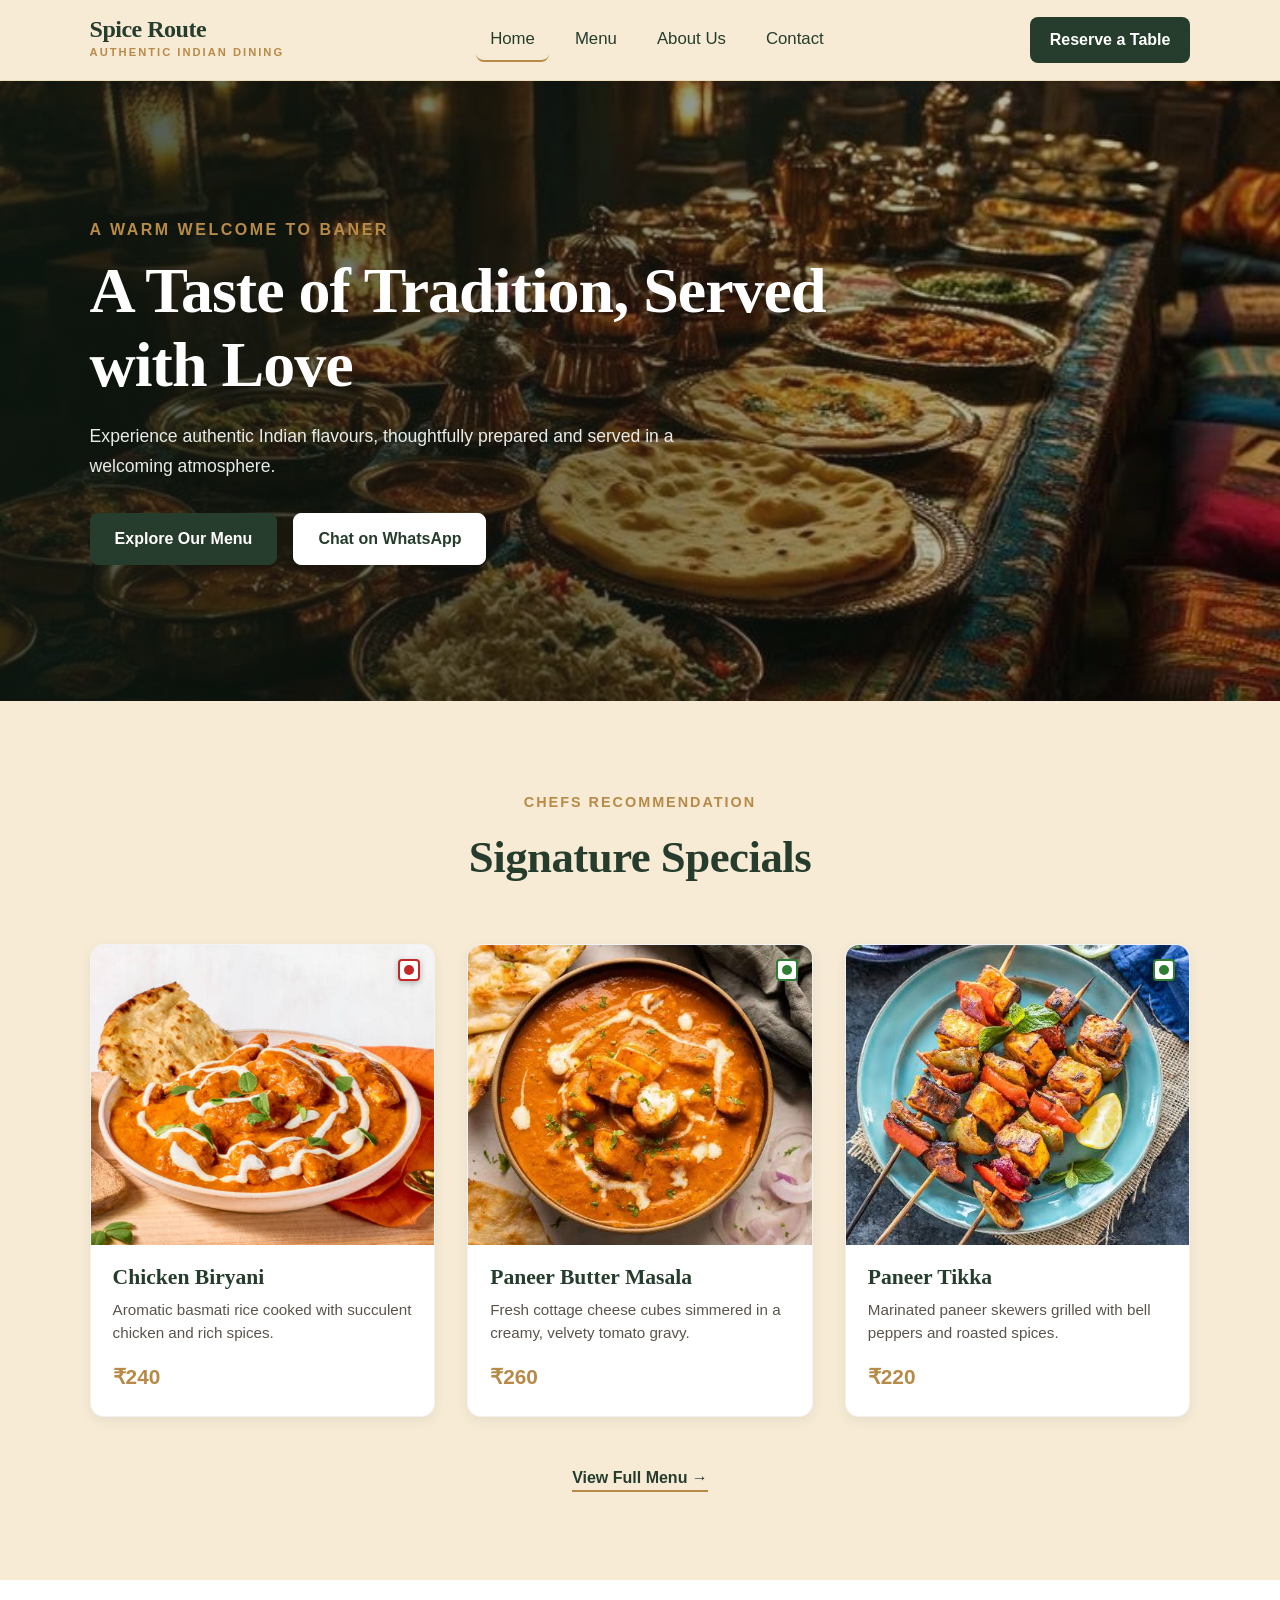
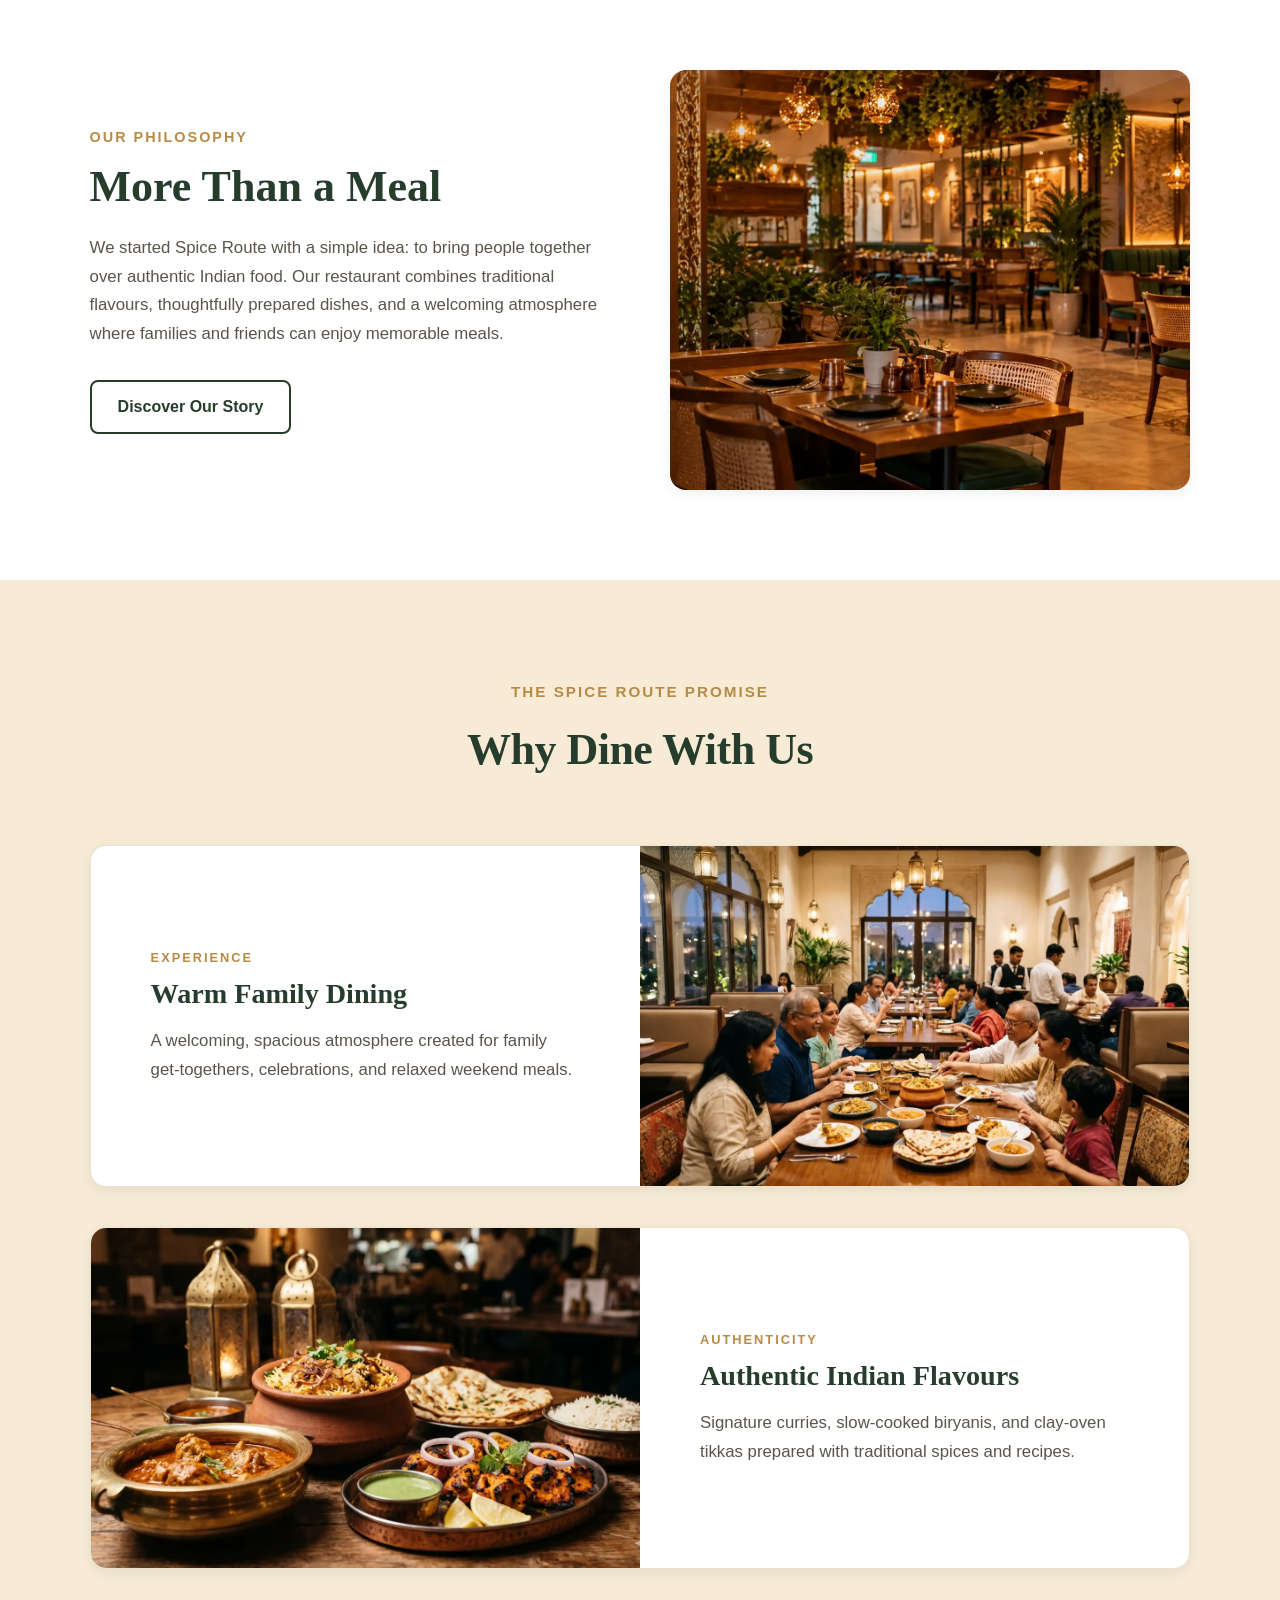
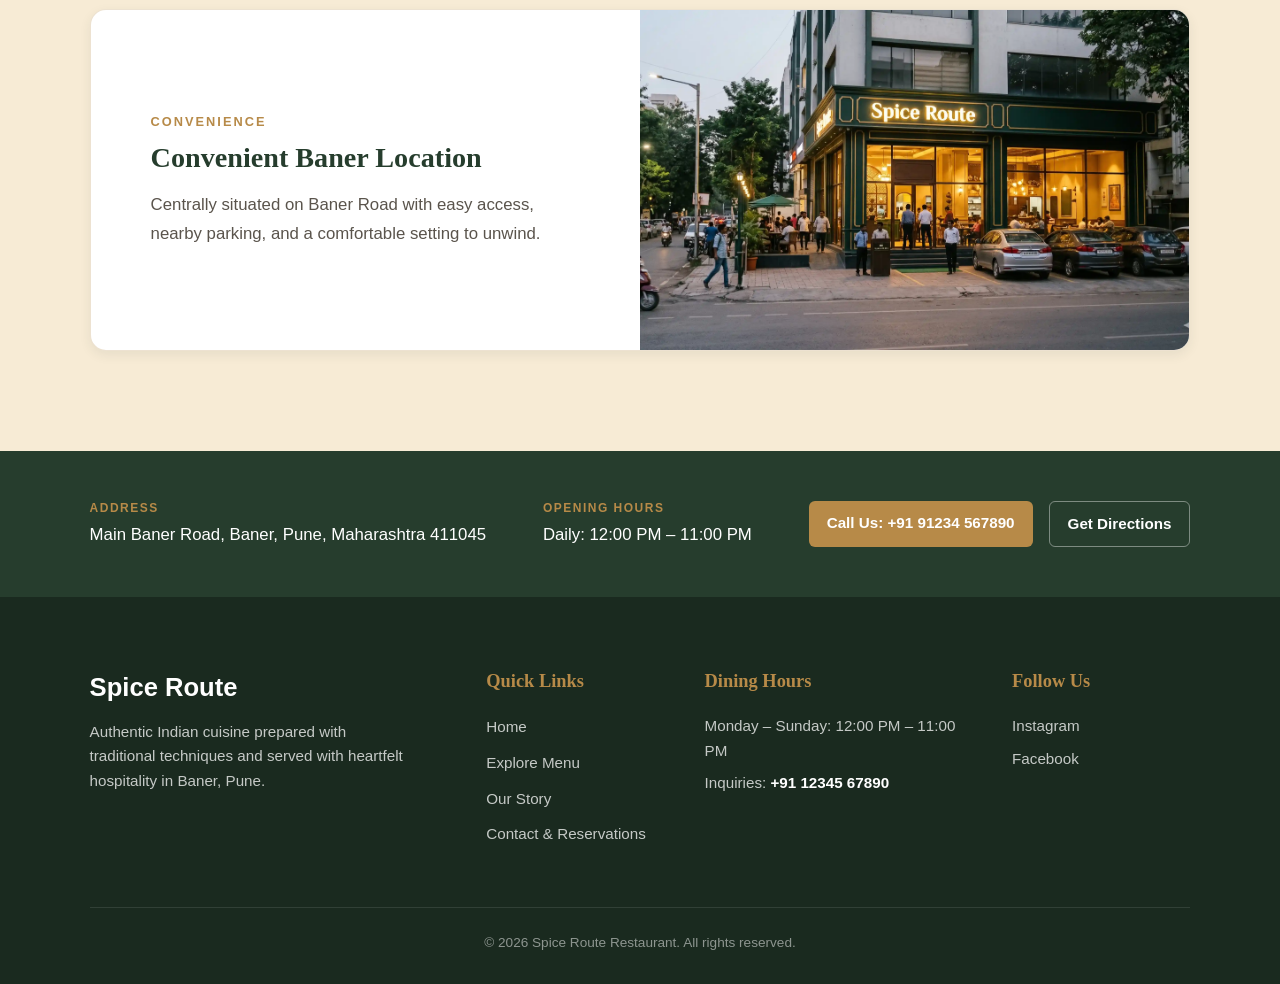
<file: index.html>
<!DOCTYPE html>
<html lang="en">
<head>
    <meta charset="UTF-8">
    <meta http-equiv="refresh" content="0; url=html/index.html">
    <title>Spice Route Restaurant</title>
</head>
<body>
    <p>Redirecting to <a href="html/index.html">Spice Route Restaurant</a>...</p>
</body>
</html>
</file>
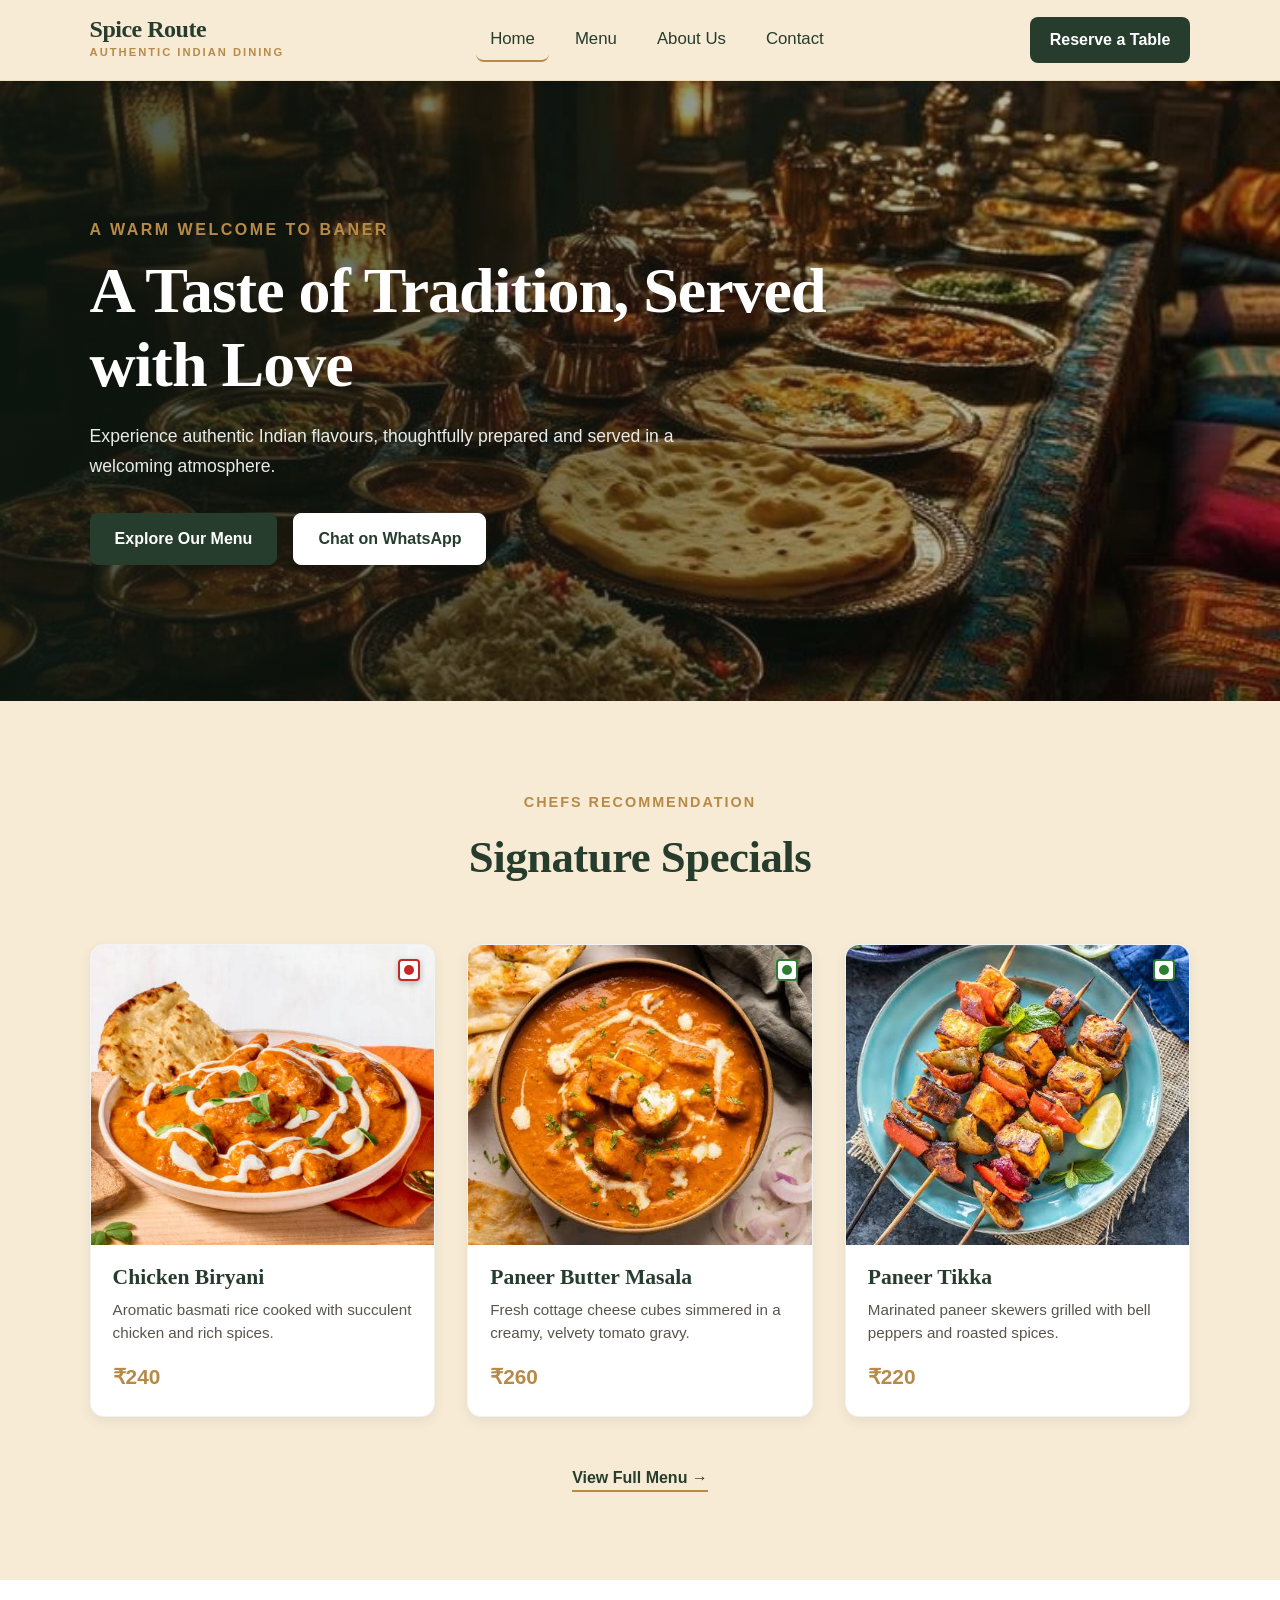
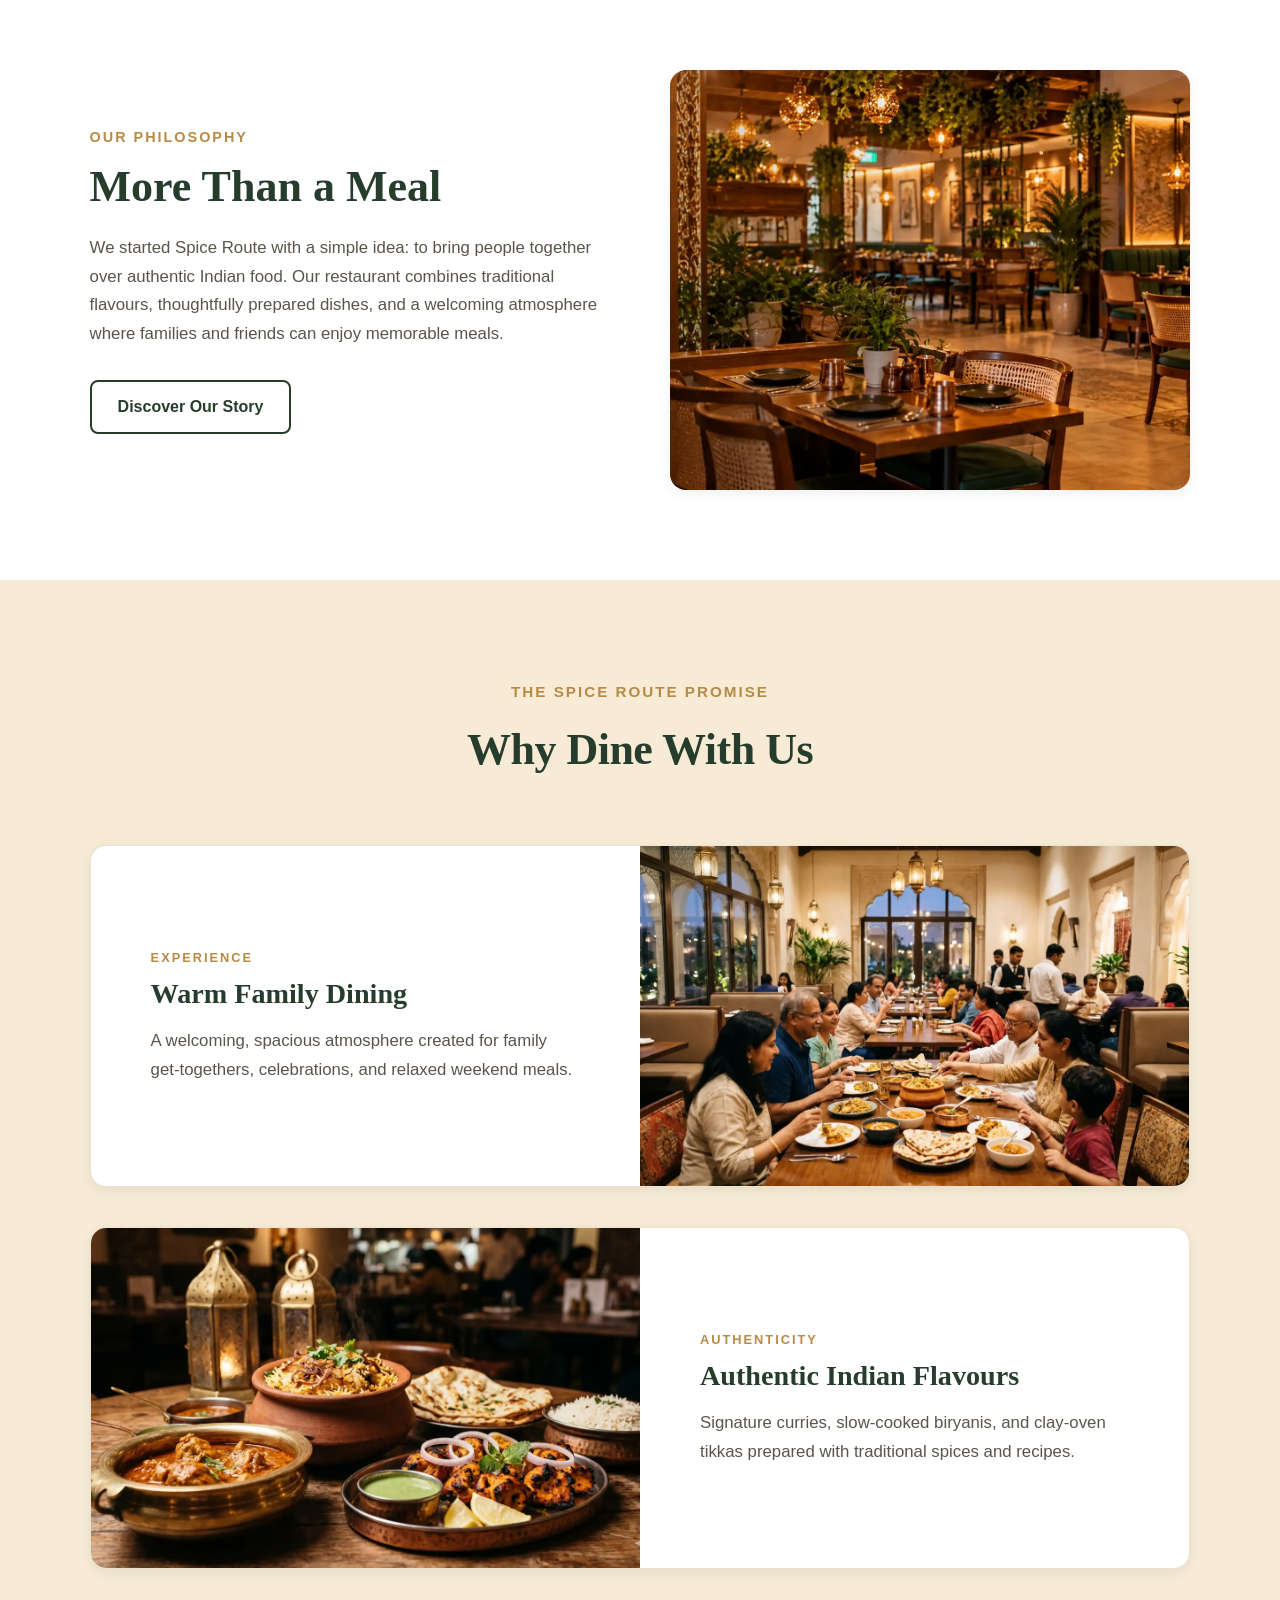
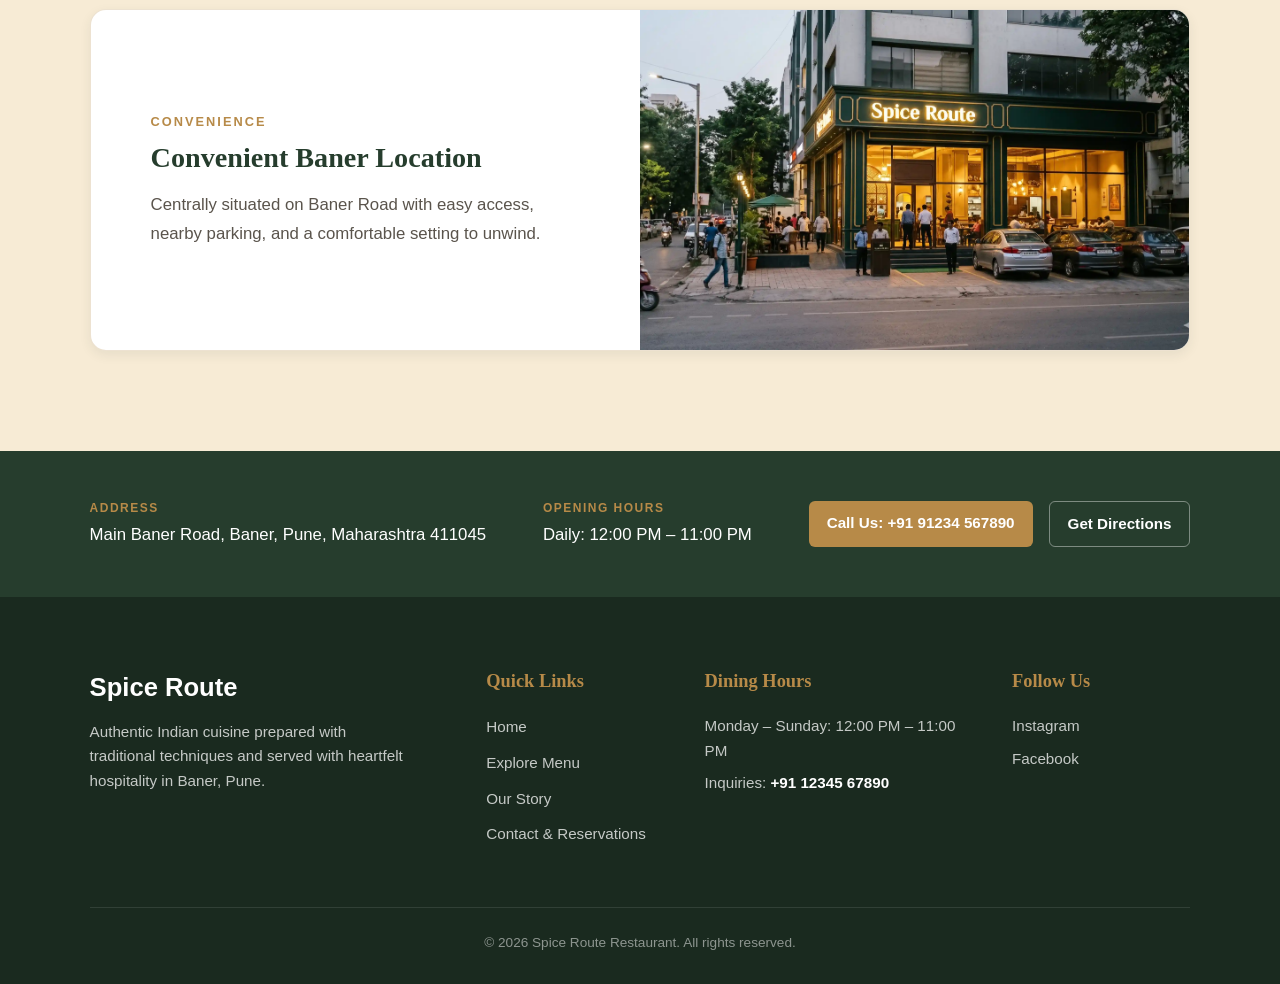
<file: html/index.html>
<!DOCTYPE html>
<html lang="en">

<head>
    <meta charset="UTF-8">
    <meta name="viewport" content="width=device-width, initial-scale=1.0">
    <title>Spice Route Restaurant | Home</title>
    <!-- 1. Base styles & theme variables -->
    <link rel="stylesheet" href="../CSS/style.css">
    <!-- 2. Responsive overrides & media queries -->
    <link rel="stylesheet" href="../CSS/responsive.css">
</head>

<body>
    <!-- ==========================================================
         TOP BAR / HEADER
         ========================================================== -->
    <header id="top-bar">
        <div class="logo">
            <a href="index.html" class="logo-link">
                <strong>Spice Route</strong>
                <span>AUTHENTIC INDIAN DINING</span>
            </a>
        </div>
        <nav class="navbar" aria-label="Main navigation">
            <ul class="navlinks">
                <li><a href="index.html" class="active" aria-current="page">Home</a></li>
                <li><a href="menu.html">Menu</a></li>
                <li><a href="about.html">About Us</a></li>
                <li><a href="reservation.html">Contact</a></li>
            </ul>
        </nav>
        <div class="btn">
            <a href="reservation.html" class="table-book-btn">Reserve a Table</a>
        </div>
    </header>

    <main id="container">
        <!-- ==========================================================
             SECTION 1: HERO
             ========================================================== -->
        <section id="hero">
            <span class="tagline">A WARM WELCOME TO BANER</span>
            <h1 class="hero-title">A Taste of Tradition, Served with Love</h1>
            <p class="hero-des">
                Experience authentic Indian flavours, thoughtfully prepared and served in a welcoming atmosphere.
            </p>
            <div class="h-btn">
                <a href="menu.html" class="explore-menu-btn">Explore Our Menu</a>
                <a href="https://wa.me/911234567890?text=Hi%20Spice%20Route%2C%20I%20have%20an%20inquiry%20regarding%20dining%20and%20table%20availability."
                    class="whatsapp-btn" target="_blank" rel="noopener noreferrer"
                    aria-label="Chat with Spice Route on WhatsApp">
                    Chat on WhatsApp
                </a>
            </div>
        </section>

        <!-- ==========================================================
             SECTION 2: SIGNATURE SPECIALS
             ========================================================== -->
        <section id="special-dish">
            <div class="special-dish-header">
                <span class="special-dish-tagline">CHEFS RECOMMENDATION</span>
                <h2 class="special-dish-title">Signature Specials</h2>
            </div>

            <div class="special-dish-grid">
                <!-- Dish 1: Chicken Biryani -->
                <div class="dish-card">
                    <span class="diet-badge non-veg" aria-label="Non-Vegetarian">
                        <span class="diet-dot">Non-Veg</span>
                    </span>
                    <img src="../img/chiken-biryani.jpg" alt="Aromatic Chicken Biryani" class="dish-img" loading="lazy">
                    <h3 class="dish-title">Chicken Biryani</h3>
                    <p class="dish-des">Aromatic basmati rice cooked with succulent chicken and rich spices.</p>
                    <span class="price">₹240</span>
                </div>

                <!-- Dish 2: Paneer Butter Masala -->
                <div class="dish-card">
                    <span class="diet-badge veg" aria-label="Vegetarian">
                        <span class="diet-dot">Veg</span>
                    </span>
                    <img src="../img/paneer-masala.jpg" alt="Creamy Paneer Butter Masala" class="dish-img"
                        loading="lazy">
                    <h3 class="dish-title">Paneer Butter Masala</h3>
                    <p class="dish-des">Fresh cottage cheese cubes simmered in a creamy, velvety tomato gravy.</p>
                    <span class="price">₹260</span>
                </div>

                <!-- Dish 3: Paneer Tikka -->
                <div class="dish-card">
                    <span class="diet-badge veg" aria-label="Vegetarian">
                        <span class="diet-dot">Veg</span>
                    </span>
                    <img src="../img/paneer-tikka.jpg" alt="Smoky Tandoori Paneer Tikka" class="dish-img"
                        loading="lazy">
                    <h3 class="dish-title">Paneer Tikka</h3>
                    <p class="dish-des">Marinated paneer skewers grilled with bell peppers and roasted spices.</p>
                    <span class="price">₹220</span>
                </div>
            </div>

            <div class="specials-footer-cta">
                <a href="menu.html" class="view-full-menu-link">View Full Menu &rarr;</a>
            </div>
        </section>

        <!-- ==========================================================
             SECTION 3: ABOUT TEASER
             ========================================================== -->
        <section id="home-about">
            <div class="about-container">
                <div class="about-content">
                    <span class="about-eyebrow">OUR PHILOSOPHY</span>
                    <h2 class="intro-title">More Than a Meal</h2>
                    <p class="short-intro">
                        We started Spice Route with a simple idea: to bring people together over
                        authentic Indian food. Our restaurant combines traditional flavours, thoughtfully prepared
                        dishes, and a welcoming atmosphere where families and friends can enjoy memorable meals.
                    </p>
                    <a href="about.html" class="discover-story-btn">Discover Our Story</a>
                </div>
                <div class="about-media">
                    <figure class="about-img-frame">
                        <img src="../img/Restaurant-Interior.webp"
                            alt="Warm and welcoming dining interior of Spice Route Restaurant in Baner"
                            class="about-img" loading="lazy">
                    </figure>
                </div>
            </div>
        </section>

        <!-- ==========================================================
             SECTION 4: WHY DINE WITH US
             ========================================================== -->
        <section id="dine-together">
    <div class="dine-container">
        <div class="dine-header">
            <span class="dine-tagline">THE SPICE ROUTE PROMISE</span>
            <h2 class="dine-title">Why Dine With Us</h2>
        </div>

        <div class="dine-grid">
            <!-- Row 1: Text Left, Photo Right -->
            <article class="dine-card">
                <div class="dine-card-body">
                    <span class="dine-card-eyebrow">EXPERIENCE</span>
                    <h3 class="dine-card-title">Warm Family Dining</h3>
                    <p class="dine-card-des">
                        A welcoming, spacious atmosphere created for family get-togethers, celebrations, and relaxed weekend meals.
                    </p>
                </div>
                <div class="dine-img-wrap">
                    <img src="../img/dine-table.webp" alt="Warm Family Dining at Spice Route" class="dine-img" loading="lazy">
                </div>
            </article>

            <!-- Row 2: Photo Left, Text Right -->
            <article class="dine-card">
                <div class="dine-card-body">
                    <span class="dine-card-eyebrow">AUTHENTICITY</span>
                    <h3 class="dine-card-title">Authentic Indian Flavours</h3>
                    <p class="dine-card-des">
                        Signature curries, slow-cooked biryanis, and clay-oven tikkas prepared with traditional spices and recipes.
                    </p>
                </div>
                <div class="dine-img-wrap">
                    <img src="../img/close-food.webp" alt="Authentic Indian Flavours at Spice Route" class="dine-img" loading="lazy">
                </div>
            </article>

            <!-- Row 3: Text Left, Photo Right -->
            <article class="dine-card">
                <div class="dine-card-body">
                    <span class="dine-card-eyebrow">CONVENIENCE</span>
                    <h3 class="dine-card-title">Convenient Baner Location</h3>
                    <p class="dine-card-des">
                        Centrally situated on Baner Road with easy access, nearby parking, and a comfortable setting to unwind.
                    </p>
                </div>
                <div class="dine-img-wrap">
                    <img src="../img/location.webp" alt="Convenient Baner Location of Spice Route" class="dine-img" loading="lazy">
                </div>
            </article>
        </div>
    </div>
</section>

        <!-- ==========================================================
             SECTION 5: CUSTOMER REVIEWS (Hidden during development)
             ========================================================== -->
        <section id="customer-reviews" class="is-hidden" aria-hidden="true">
            <div class="reviews-container">
                <div class="reviews-header">
                    <span class="reviews-tagline">GUEST EXPERIENCES</span>
                    <h2 class="reviews-title">What Our Guests Say</h2>
                </div>
                <div class="review-grid">
                    <article class="review-card">
                        <div class="review-rating">★★★★★</div>
                        <blockquote class="review-quotes">"Placeholder review text pending client authorization."
                        </blockquote>
                        <cite class="customer-name">— Guest Name</cite>
                    </article>
                    <article class="review-card">
                        <div class="review-rating">★★★★★</div>
                        <blockquote class="review-quotes">"Placeholder review text pending client authorization."
                        </blockquote>
                        <cite class="customer-name">— Guest Name</cite>
                    </article>
                    <article class="review-card">
                        <div class="review-rating">★★★★★</div>
                        <blockquote class="review-quotes">"Placeholder review text pending client authorization."
                        </blockquote>
                        <cite class="customer-name">— Guest Name</cite>
                    </article>
                </div>
            </div>
        </section>

        <!-- ==========================================================
             SECTION 6: VISIT US (Location & Quick Touch Strip)
             ========================================================== -->
        <section id="visit-us" class="visit-us">
            <div class="visit-container">
                <div class="visit-item">
                    <span class="visit-label">ADDRESS</span>
                    <address class="address">Main Baner Road, Baner, Pune, Maharashtra 411045</address>
                </div>

                <div class="visit-item">
                    <span class="visit-label">OPENING HOURS</span>
                    <time class="hours" datetime="12:00-23:00">Daily: 12:00 PM – 11:00 PM</time>
                </div>

                <div class="visit-actions">
                    <a href="tel:+911234567890" class="visit-btn call-btn">
                        Call Us: +91 91234 567890
                    </a>
                    <a href="https://maps.google.com/?q=Baner+Pune" target="_blank" rel="noopener noreferrer"
                        class="visit-btn maps-btn">
                        Get Directions
                    </a>
                </div>
            </div>
        </section>
    </main>

    <!-- ==========================================================
         SECTION 7: FOOTER
         ========================================================== -->
    <footer id="site-footer">
        <div class="footer-container">
            <!-- Brand Column -->
            <div class="footer-col brand-col">
                <strong class="footer-logo">Spice Route</strong>
                <p class="brand-line">
                    Authentic Indian cuisine prepared with traditional techniques and served with heartfelt hospitality
                    in Baner, Pune.
                </p>
            </div>

            <!-- Quick Links -->
            <div class="footer-col links-col">
                <h3 class="footer-heading">Quick Links</h3>
                <nav class="footer-nav" aria-label="Footer navigation">
                    <ul class="footer-links">
                        <li><a href="index.html">Home</a></li>
                        <li><a href="menu.html">Explore Menu</a></li>
                        <li><a href="about.html">Our Story</a></li>
                        <li><a href="reservation.html">Contact & Reservations</a></li>
                    </ul>
                </nav>
            </div>

            <!-- Contact & Hours -->
            <div class="footer-col contact-col">
                <h3 class="footer-heading">Dining Hours</h3>
                <p>Monday – Sunday: 12:00 PM – 11:00 PM</p>
                <p class="footer-phone">Inquiries: <a href="tel:+911234567890">+91 12345 67890</a></p>
            </div>

            <!-- Social Links -->
            <div class="footer-col social-col">
                <h3 class="footer-heading">Follow Us</h3>
                <div class="social-links">
                    <a href="#" aria-label="Instagram" class="social-link">Instagram</a>
                    <a href="#" aria-label="Facebook" class="social-link">Facebook</a>
                </div>
            </div>
        </div>

        <div class="footer-bottom">
            <p class="copyright">© 2026 Spice Route Restaurant. All rights reserved.</p>
        </div>
    </footer>
</body>

</html>
</file>
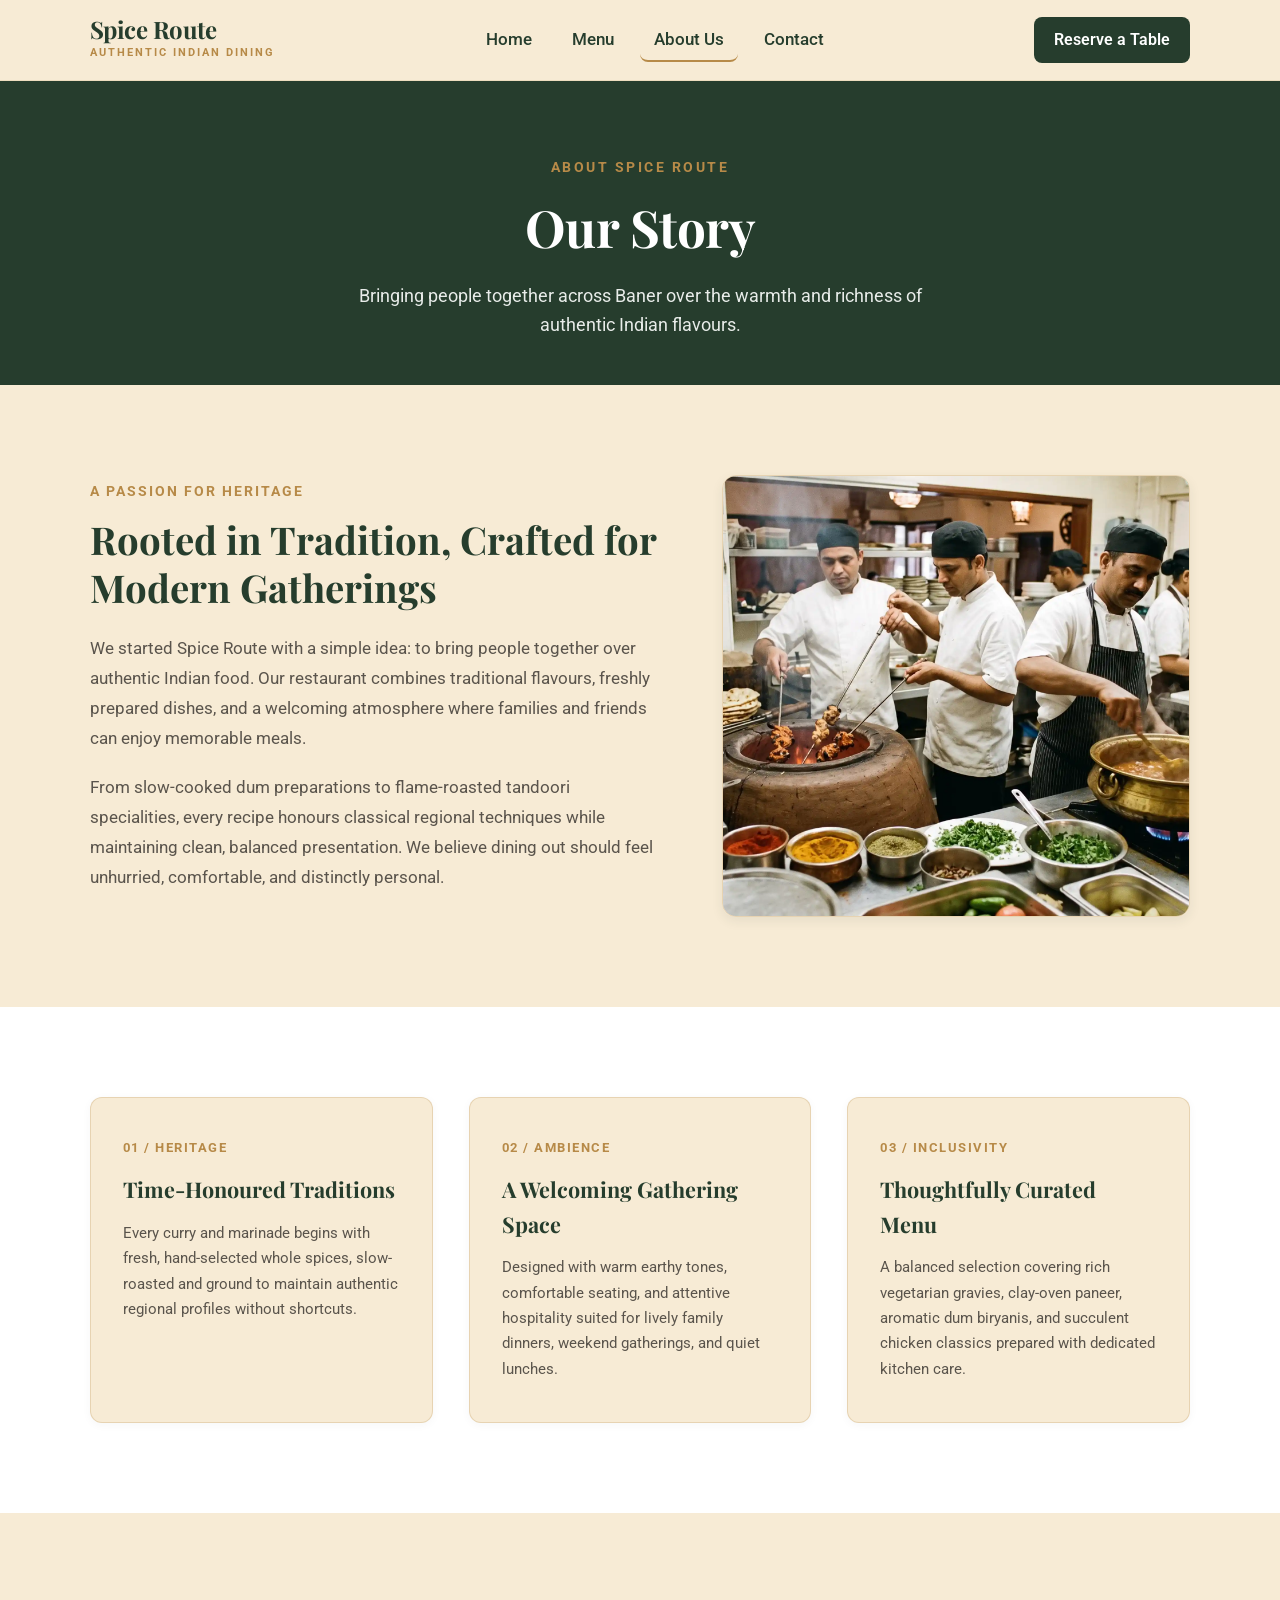
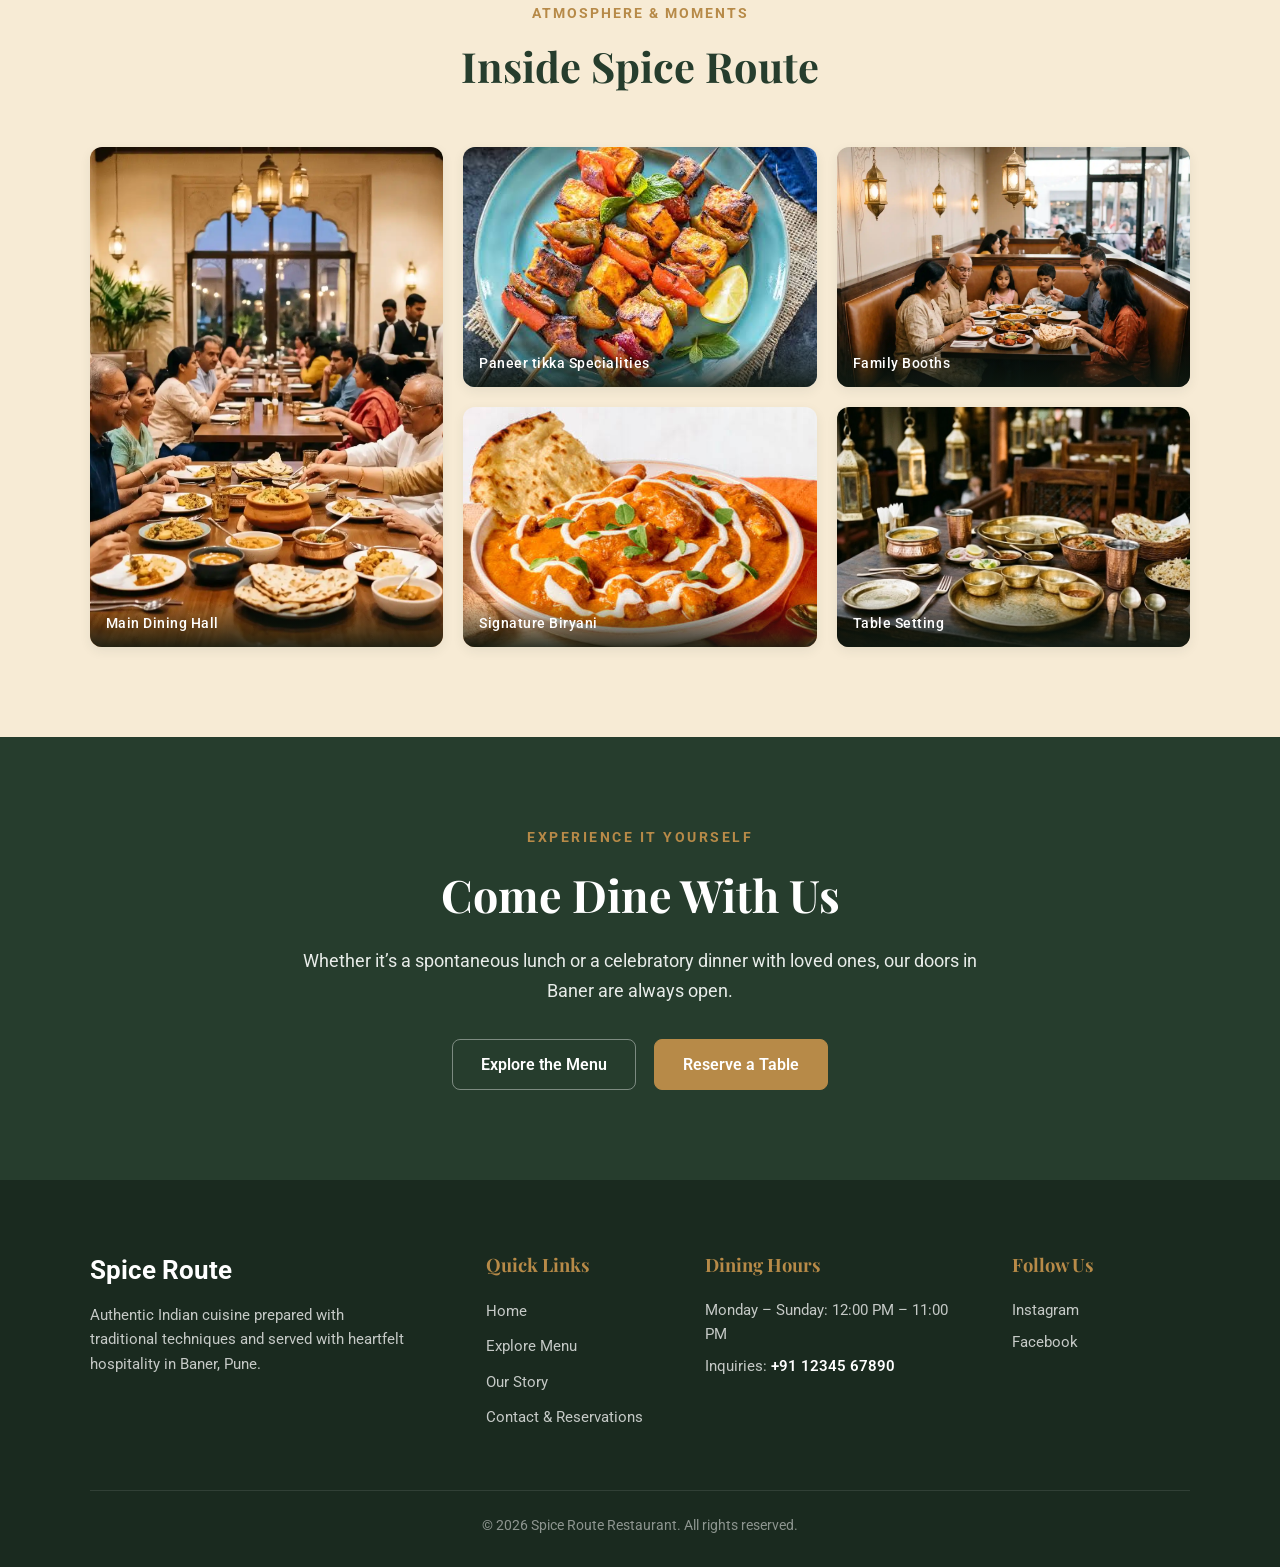
<file: html/about.html>
<!DOCTYPE html>
<html lang="en">

<head>
    <meta charset="UTF-8">
    <meta name="viewport" content="width=device-width, initial-scale=1.0">
    <title>Spice Route Restaurant | About Us</title>
    <!-- Fonts -->
    <link rel="preconnect" href="https://fonts.googleapis.com">
    <link rel="preconnect" href="https://fonts.gstatic.com" crossorigin>
    <link href="https://fonts.googleapis.com/css2?family=Playfair+Display:wght@600;700&family=Roboto:wght@400;500;700&display=swap" rel="stylesheet">
    
    <!-- Stylesheets -->
    <link rel="stylesheet" href="../CSS/style.css">
    <link rel="stylesheet" href="../CSS/responsive.css">
</head>

<body>
    <!-- Shared Header -->
    <header id="top-bar">
        <div class="logo">
            <a href="index.html" class="logo-link">
                <strong>Spice Route</strong>
                <span>AUTHENTIC INDIAN DINING</span>
            </a>
        </div>
        <nav class="navbar" aria-label="Main navigation">
            <ul class="navlinks">
                <li><a href="index.html">Home</a></li>
                <li><a href="menu.html">Menu</a></li>
                <li><a href="about.html" class="active" aria-current="page">About Us</a></li>
                <li><a href="reservation.html">Contact</a></li>
            </ul>
        </nav>
        <div class="btn">
            <a href="reservation.html" class="table-book-btn">Reserve a Table</a>
        </div>
    </header>

    <main class="about-page-container">
        <!-- Section 1: Page Introduction -->
        <section id="a-hero">
            <span class="a-tagline">ABOUT SPICE ROUTE</span>
            <h1 class="a-title">Our Story</h1>
            <p class="a-des">Bringing people together across Baner over the warmth and richness of authentic Indian flavours.</p>
        </section>

        <!-- Section 2: Two-Column Editorial Story -->
        <section id="a-story">
            <div class="story-container">
                <div class="story-text-col">
                    <span class="section-tag">A PASSION FOR HERITAGE</span>
                    <h2 class="a-heading">Rooted in Tradition, Crafted for Modern Gatherings</h2>
                    <p class="story-para">
                        We started Spice Route with a simple idea: to bring people together over authentic Indian food. Our restaurant combines traditional flavours, freshly prepared dishes, and a welcoming atmosphere where families and friends can enjoy memorable meals.
                    </p>
                    <p class="story-para">
                        From slow-cooked dum preparations to flame-roasted tandoori specialities, every recipe honours classical regional techniques while maintaining clean, balanced presentation. We believe dining out should feel unhurried, comfortable, and distinctly personal.
                    </p>
                </div>
                <div class="story-media-col">
                    <figure class="story-img-frame">
                        <img src="../img/food-making.webp" alt="Spice Route kitchen team preparing authentic curries and tandoori specials" class="story-img" loading="lazy">
                    </figure>
                </div>
            </div>
        </section>

        <!-- Section 3: Feature Pillars -->
        <section id="a-special-pillar">
            <div class="pillars-container">
                <article class="pillar-card">
                    <span class="pillar-tagline">01 / HERITAGE</span>
                    <h3 class="pillar-title">Time-Honoured Traditions</h3>
                    <p class="pillar-des">Every curry and marinade begins with fresh, hand-selected whole spices, slow-roasted and ground to maintain authentic regional profiles without shortcuts.</p>
                </article>

                <article class="pillar-card">
                    <span class="pillar-tagline">02 / AMBIENCE</span>
                    <h3 class="pillar-title">A Welcoming Gathering Space</h3>
                    <p class="pillar-des">Designed with warm earthy tones, comfortable seating, and attentive hospitality suited for lively family dinners, weekend gatherings, and quiet lunches.</p>
                </article>

                <article class="pillar-card">
                    <span class="pillar-tagline">03 / INCLUSIVITY</span>
                    <h3 class="pillar-title">Thoughtfully Curated Menu</h3>
                    <p class="pillar-des">A balanced selection covering rich vegetarian gravies, clay-oven paneer, aromatic dum biryanis, and succulent chicken classics prepared with dedicated kitchen care.</p>
                </article>
            </div>
        </section>

        <!-- Section 4: Authentic Photo Gallery -->
        <section id="a-gallery">
            <div class="gallery-header">
                <span class="gallery-tagline">ATMOSPHERE & MOMENTS</span>
                <h2 class="gallery-title">Inside Spice Route</h2>
            </div>

            <div class="gallery-grid">
                <!-- Large Featured Image -->
                <figure class="gallery-card item-featured">
                    <img src="../img/dine-table.webp" alt="Spacious main dining hall with warm lighting and wooden tables" class="gallery-img" loading="lazy">
                    <figcaption class="gallery-caption">Main Dining Hall</figcaption>
                </figure>

                <!-- 2 Side Images -->
                <figure class="gallery-card item-side-1">
                    <img src="../img/paneer-tikka.jpg" alt="Freshly charred  served with mint chutney" class="gallery-img" loading="lazy">
                    <figcaption class="gallery-caption">Paneer tikka Specialities</figcaption>
                </figure>

                <figure class="gallery-card item-side-2">
                    <img src="../img/family-together.webp" alt="Cozy booth seating for family get-togethers" class="gallery-img" loading="lazy">
                    <figcaption class="gallery-caption">Family Booths</figcaption>
                </figure>

                <!-- Bottom 2 Images -->
                <figure class="gallery-card item-grid-1">
                    <img src="../img/chiken-biryani.jpg" alt="Steaming artisanal handi biryani" class="gallery-img" loading="lazy">
                    <figcaption class="gallery-caption">Signature Biryani</figcaption>
                </figure>

                <figure class="gallery-card item-grid-2">
                    <img src="../img/table-setting.webp" alt="Traditional brass and copper tableware layout" class="gallery-img" loading="lazy">
                    <figcaption class="gallery-caption">Table Setting</figcaption>
                </figure>
            </div>
        </section>

        <!-- Section 5: Closing CTA Banner -->
        <section id="a-closing">
            <div class="closing-container">
                <span class="closing-tagline">EXPERIENCE IT YOURSELF</span>
                <h2 class="closing-title">Come Dine With Us</h2>
                <p class="closing-des">Whether it’s a spontaneous lunch or a celebratory dinner with loved ones, our doors in Baner are always open.</p>
                <div class="closing-btn-group">
                    <a href="menu.html" class="closing-btn btn-secondary">Explore the Menu</a>
                    <a href="reservation.html" class="closing-btn btn-primary">Reserve a Table</a>
                </div>
            </div>
        </section>
    </main>

    <!-- Shared Footer -->
    <footer id="site-footer">
        <div class="footer-container">
            <div class="footer-col brand-col">
                <strong class="footer-logo">Spice Route</strong>
                <p class="brand-line">
                    Authentic Indian cuisine prepared with traditional techniques and served with heartfelt hospitality in Baner, Pune.
                </p>
            </div>
            <div class="footer-col links-col">
                <h3 class="footer-heading">Quick Links</h3>
                <nav class="footer-nav" aria-label="Footer navigation">
                    <ul class="footer-links">
                        <li><a href="index.html">Home</a></li>
                        <li><a href="menu.html">Explore Menu</a></li>
                        <li><a href="about.html">Our Story</a></li>
                        <li><a href="reservation.html">Contact & Reservations</a></li>
                    </ul>
                </nav>
            </div>
            <div class="footer-col contact-col">
                <h3 class="footer-heading">Dining Hours</h3>
                <p>Monday – Sunday: 12:00 PM – 11:00 PM</p>
                <p class="footer-phone">Inquiries: <a href="tel:+911234567890">+91 12345 67890</a></p>
            </div>
            <div class="footer-col social-col">
                <h3 class="footer-heading">Follow Us</h3>
                <div class="social-links">
                    <a href="#" aria-label="Instagram" class="social-link">Instagram</a>
                    <a href="#" aria-label="Facebook" class="social-link">Facebook</a>
                </div>
            </div>
        </div>
        <div class="footer-bottom">
            <p class="copyright">© 2026 Spice Route Restaurant. All rights reserved.</p>
        </div>
    </footer>
</body>

</html>
</file>
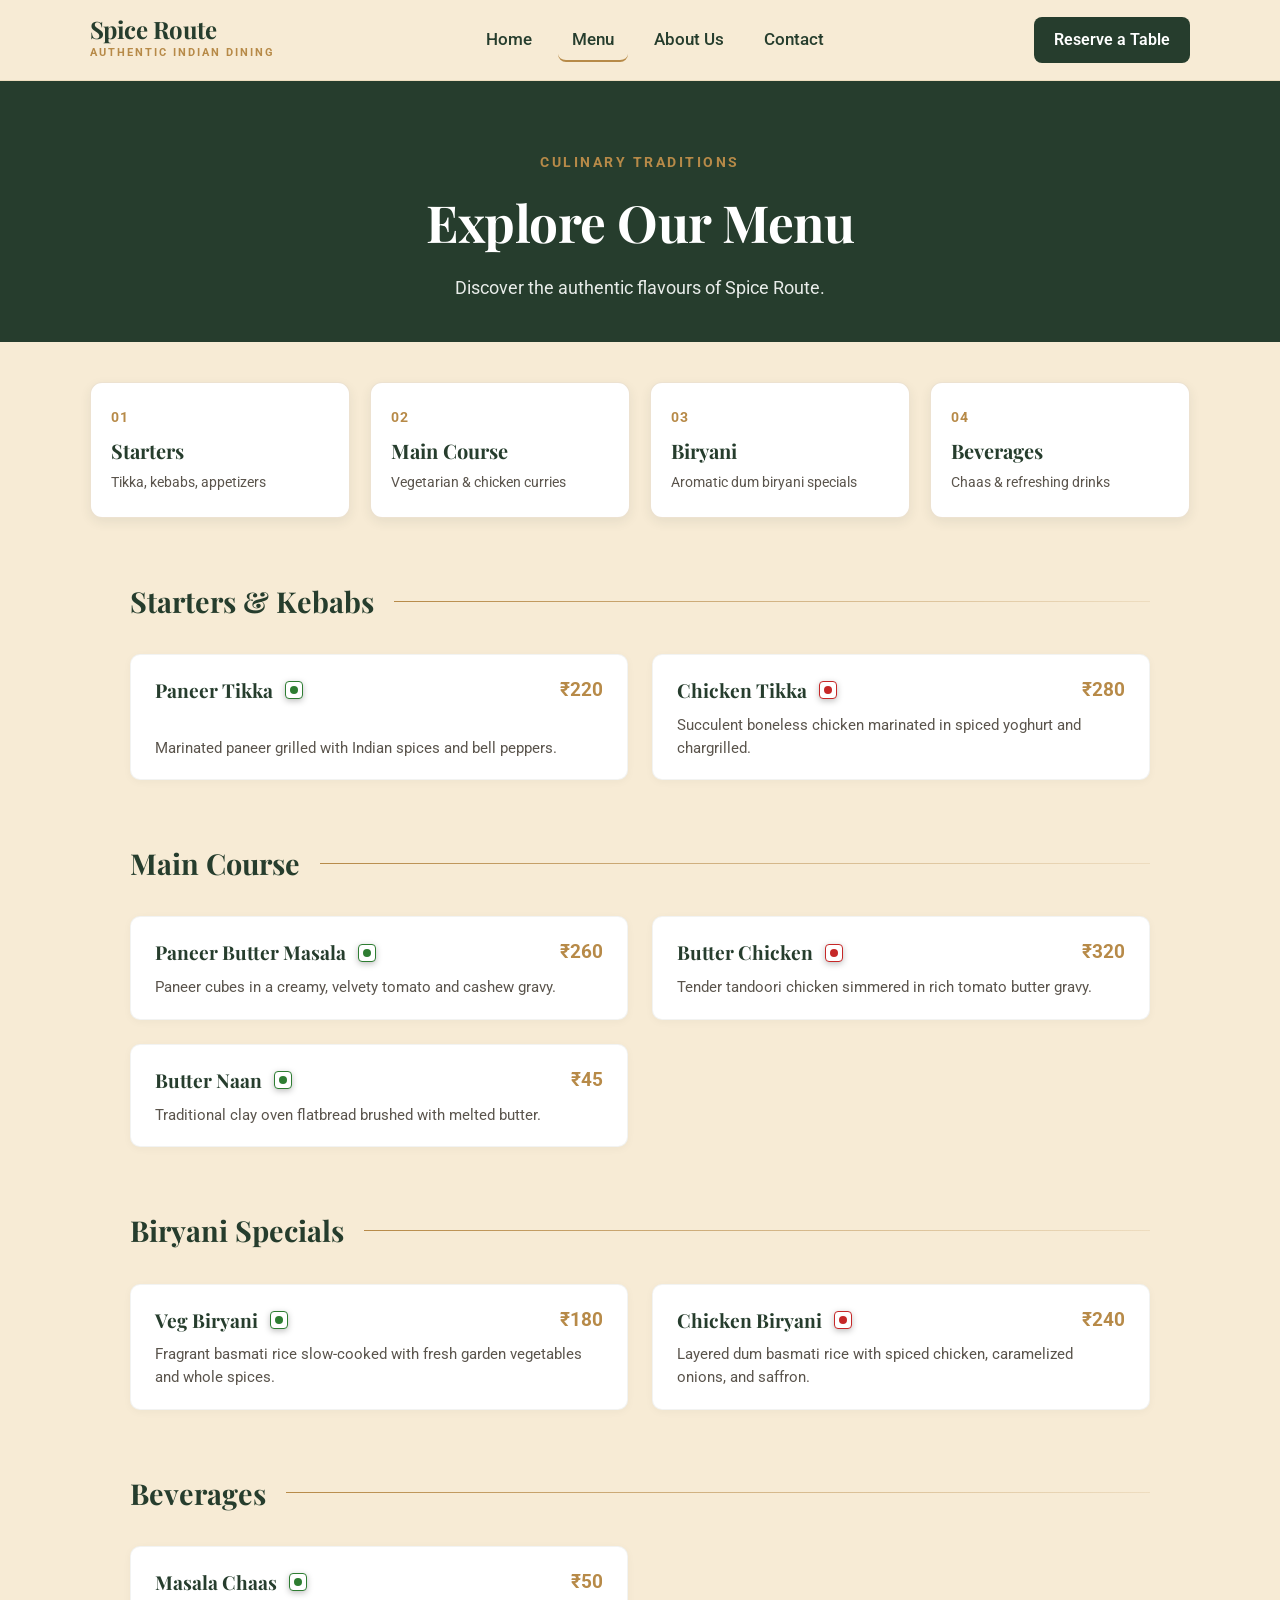
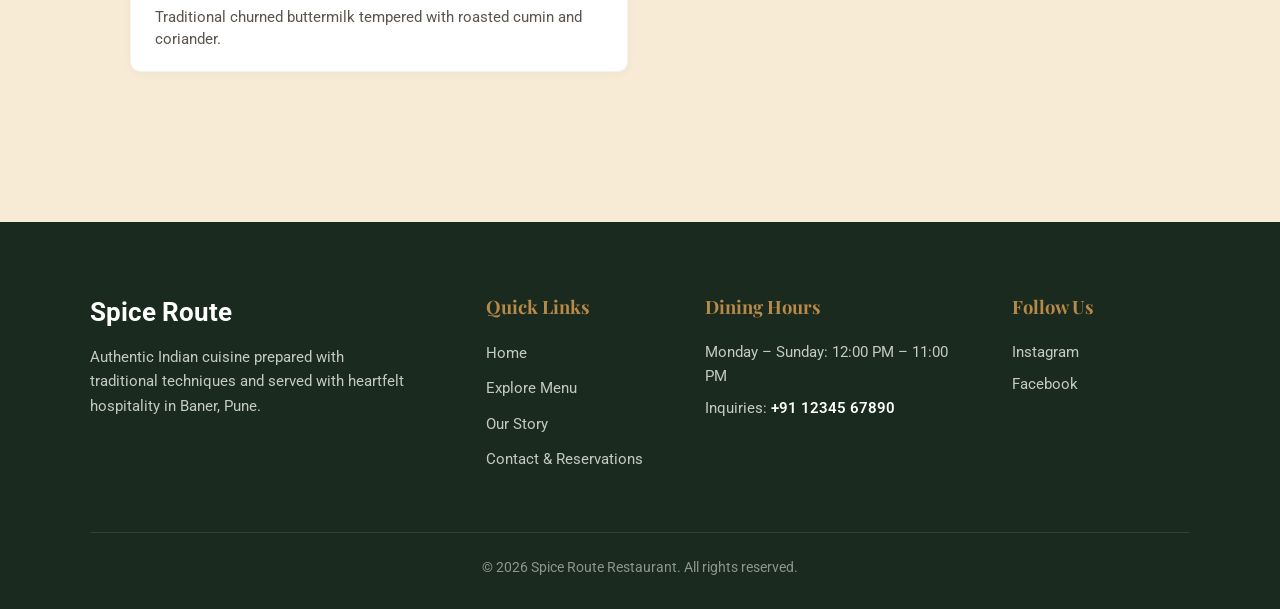
<file: html/menu.html>
<!DOCTYPE html>
<html lang="en">

<head>
    <meta charset="UTF-8">
    <meta name="viewport" content="width=device-width, initial-scale=1.0">
    <title>Spice Route Restaurant | Menu</title>
    <!-- Fonts -->
    <link rel="preconnect" href="https://fonts.googleapis.com">
    <link rel="preconnect" href="https://fonts.gstatic.com" crossorigin>
    <link href="https://fonts.googleapis.com/css2?family=Playfair+Display:wght@600;700&family=Roboto:wght@400;500;700&display=swap" rel="stylesheet">
    
    <!-- Stylesheets -->
    <link rel="stylesheet" href="../CSS/style.css">
    <link rel="stylesheet" href="../CSS/responsive.css">
</head>

<body>
    <!-- Shared Header -->
    <header id="top-bar">
        <div class="logo">
            <a href="index.html" class="logo-link">
                <strong>Spice Route</strong>
                <span>AUTHENTIC INDIAN DINING</span>
            </a>
        </div>
        <nav class="navbar" aria-label="Main navigation">
            <ul class="navlinks">
                <li><a href="index.html">Home</a></li>
                <li><a href="menu.html" class="active" aria-current="page">Menu</a></li>
                <li><a href="about.html">About Us</a></li>
                <li><a href="reservation.html">Contact</a></li>
            </ul>
        </nav>
        <div class="btn">
            <a href="reservation.html" class="table-book-btn">Reserve a Table</a>
        </div>
    </header>

    <main class="menu-container">
        <!-- Section 1: Page Header -->
        <section class="m-hero">
            <span class="m-tagline">CULINARY TRADITIONS</span>
            <h1 class="m-hero-title">Explore Our Menu</h1>
            <p class="m-hero-des">Discover the authentic flavours of Spice Route.</p>
        </section>

        <!-- Section 2: Four Category Cards -->
        <section class="menu-categories-section">
            <div class="category-grid">
                <a href="#starters" class="category-card">
                    <span class="cat-num">01</span>
                    <h3 class="cat-title">Starters</h3>
                    <p class="cat-des">Tikka, kebabs, appetizers</p>
                </a>
                <a href="#main-course" class="category-card">
                    <span class="cat-num">02</span>
                    <h3 class="cat-title">Main Course</h3>
                    <p class="cat-des">Vegetarian & chicken curries</p>
                </a>
                <a href="#biryani" class="category-card">
                    <span class="cat-num">03</span>
                    <h3 class="cat-title">Biryani</h3>
                    <p class="cat-des">Aromatic dum biryani specials</p>
                </a>
                <a href="#beverages" class="category-card">
                    <span class="cat-num">04</span>
                    <h3 class="cat-title">Beverages</h3>
                    <p class="cat-des">Chaas & refreshing drinks</p>
                </a>
            </div>
        </section>

        <!-- Section 3: Dish Listings -->
        <div class="menu-catalog">
            <!-- 01. Starters -->
            <section class="menu-category-group" id="starters">
                <div class="group-header">
                    <h2 class="group-title">Starters & Kebabs</h2>
                    <span class="group-line"></span>
                </div>
                <div class="dish-grid">
                    <article class="menu-dish-item">
                        <div class="dish-header-row">
                            <h3 class="dish-name">Paneer Tikka</h3>
                            <span class="diet-badge veg" aria-label="Vegetarian"><span class="diet-dot">Veg</span></span>
                            <span class="price">₹220</span>
                        </div>
                        <p class="dish-des">Marinated paneer grilled with Indian spices and bell peppers.</p>
                    </article>

                    <article class="menu-dish-item">
                        <div class="dish-header-row">
                            <h3 class="dish-name">Chicken Tikka</h3>
                            <span class="diet-badge non-veg" aria-label="Non-Vegetarian"><span class="diet-dot">Non-Veg</span></span>
                            <span class="price">₹280</span>
                        </div>
                        <p class="dish-des">Succulent boneless chicken marinated in spiced yoghurt and chargrilled.</p>
                    </article>
                </div>
            </section>

            <!-- 02. Main Course -->
            <section class="menu-category-group" id="main-course">
                <div class="group-header">
                    <h2 class="group-title">Main Course</h2>
                    <span class="group-line"></span>
                </div>
                <div class="dish-grid">
                    <article class="menu-dish-item">
                        <div class="dish-header-row">
                            <h3 class="dish-name">Paneer Butter Masala</h3>
                            <span class="diet-badge veg" aria-label="Vegetarian"><span class="diet-dot">Veg</span></span>
                            <span class="price">₹260</span>
                        </div>
                        <p class="dish-des">Paneer cubes in a creamy, velvety tomato and cashew gravy.</p>
                    </article>

                    <article class="menu-dish-item">
                        <div class="dish-header-row">
                            <h3 class="dish-name">Butter Chicken</h3>
                            <span class="diet-badge non-veg" aria-label="Non-Vegetarian"><span class="diet-dot">Non-Veg</span></span>
                            <span class="price">₹320</span>
                        </div>
                        <p class="dish-des">Tender tandoori chicken simmered in rich tomato butter gravy.</p>
                    </article>

                    <article class="menu-dish-item">
                        <div class="dish-header-row">
                            <h3 class="dish-name">Butter Naan</h3>
                            <span class="diet-badge veg" aria-label="Vegetarian"><span class="diet-dot">Veg</span></span>
                            <span class="price">₹45</span>
                        </div>
                        <p class="dish-des">Traditional clay oven flatbread brushed with melted butter.</p>
                    </article>
                </div>
            </section>

            <!-- 03. Biryani -->
            <section class="menu-category-group" id="biryani">
                <div class="group-header">
                    <h2 class="group-title">Biryani Specials</h2>
                    <span class="group-line"></span>
                </div>
                <div class="dish-grid">
                    <article class="menu-dish-item">
                        <div class="dish-header-row">
                            <h3 class="dish-name">Veg Biryani</h3>
                            <span class="diet-badge veg" aria-label="Vegetarian"><span class="diet-dot">Veg</span></span>
                            <span class="price">₹180</span>
                        </div>
                        <p class="dish-des">Fragrant basmati rice slow-cooked with fresh garden vegetables and whole spices.</p>
                    </article>

                    <article class="menu-dish-item">
                        <div class="dish-header-row">
                            <h3 class="dish-name">Chicken Biryani</h3>
                            <span class="diet-badge non-veg" aria-label="Non-Vegetarian"><span class="diet-dot">Non-Veg</span></span>
                            <span class="price">₹240</span>
                        </div>
                        <p class="dish-des">Layered dum basmati rice with spiced chicken, caramelized onions, and saffron.</p>
                    </article>
                </div>
            </section>

            <!-- 04. Beverages -->
            <section class="menu-category-group" id="beverages">
                <div class="group-header">
                    <h2 class="group-title">Beverages</h2>
                    <span class="group-line"></span>
                </div>
                <div class="dish-grid">
                    <article class="menu-dish-item">
                        <div class="dish-header-row">
                            <h3 class="dish-name">Masala Chaas</h3>
                            <span class="diet-badge veg" aria-label="Vegetarian"><span class="diet-dot">Veg</span></span>
                            <span class="price">₹50</span>
                        </div>
                        <p class="dish-des">Traditional churned buttermilk tempered with roasted cumin and coriander.</p>
                    </article>
                </div>
            </section>
        </div>
    </main>

    <!-- Shared Footer -->
    <footer id="site-footer">
        <div class="footer-container">
            <div class="footer-col brand-col">
                <strong class="footer-logo">Spice Route</strong>
                <p class="brand-line">
                    Authentic Indian cuisine prepared with traditional techniques and served with heartfelt hospitality in Baner, Pune.
                </p>
            </div>
            <div class="footer-col links-col">
                <h3 class="footer-heading">Quick Links</h3>
                <nav class="footer-nav" aria-label="Footer navigation">
                    <ul class="footer-links">
                        <li><a href="index.html">Home</a></li>
                        <li><a href="menu.html">Explore Menu</a></li>
                        <li><a href="about.html">Our Story</a></li>
                        <li><a href="reservation.html">Contact & Reservations</a></li>
                    </ul>
                </nav>
            </div>
            <div class="footer-col contact-col">
                <h3 class="footer-heading">Dining Hours</h3>
                <p>Monday – Sunday: 12:00 PM – 11:00 PM</p>
                <p class="footer-phone">Inquiries: <a href="tel:+911234567890">+91 12345 67890</a></p>
            </div>
            <div class="footer-col social-col">
                <h3 class="footer-heading">Follow Us</h3>
                <div class="social-links">
                    <a href="#" aria-label="Instagram" class="social-link">Instagram</a>
                    <a href="#" aria-label="Facebook" class="social-link">Facebook</a>
                </div>
            </div>
        </div>
        <div class="footer-bottom">
            <p class="copyright">© 2026 Spice Route Restaurant. All rights reserved.</p>
        </div>
    </footer>
</body>

</html>
</file>
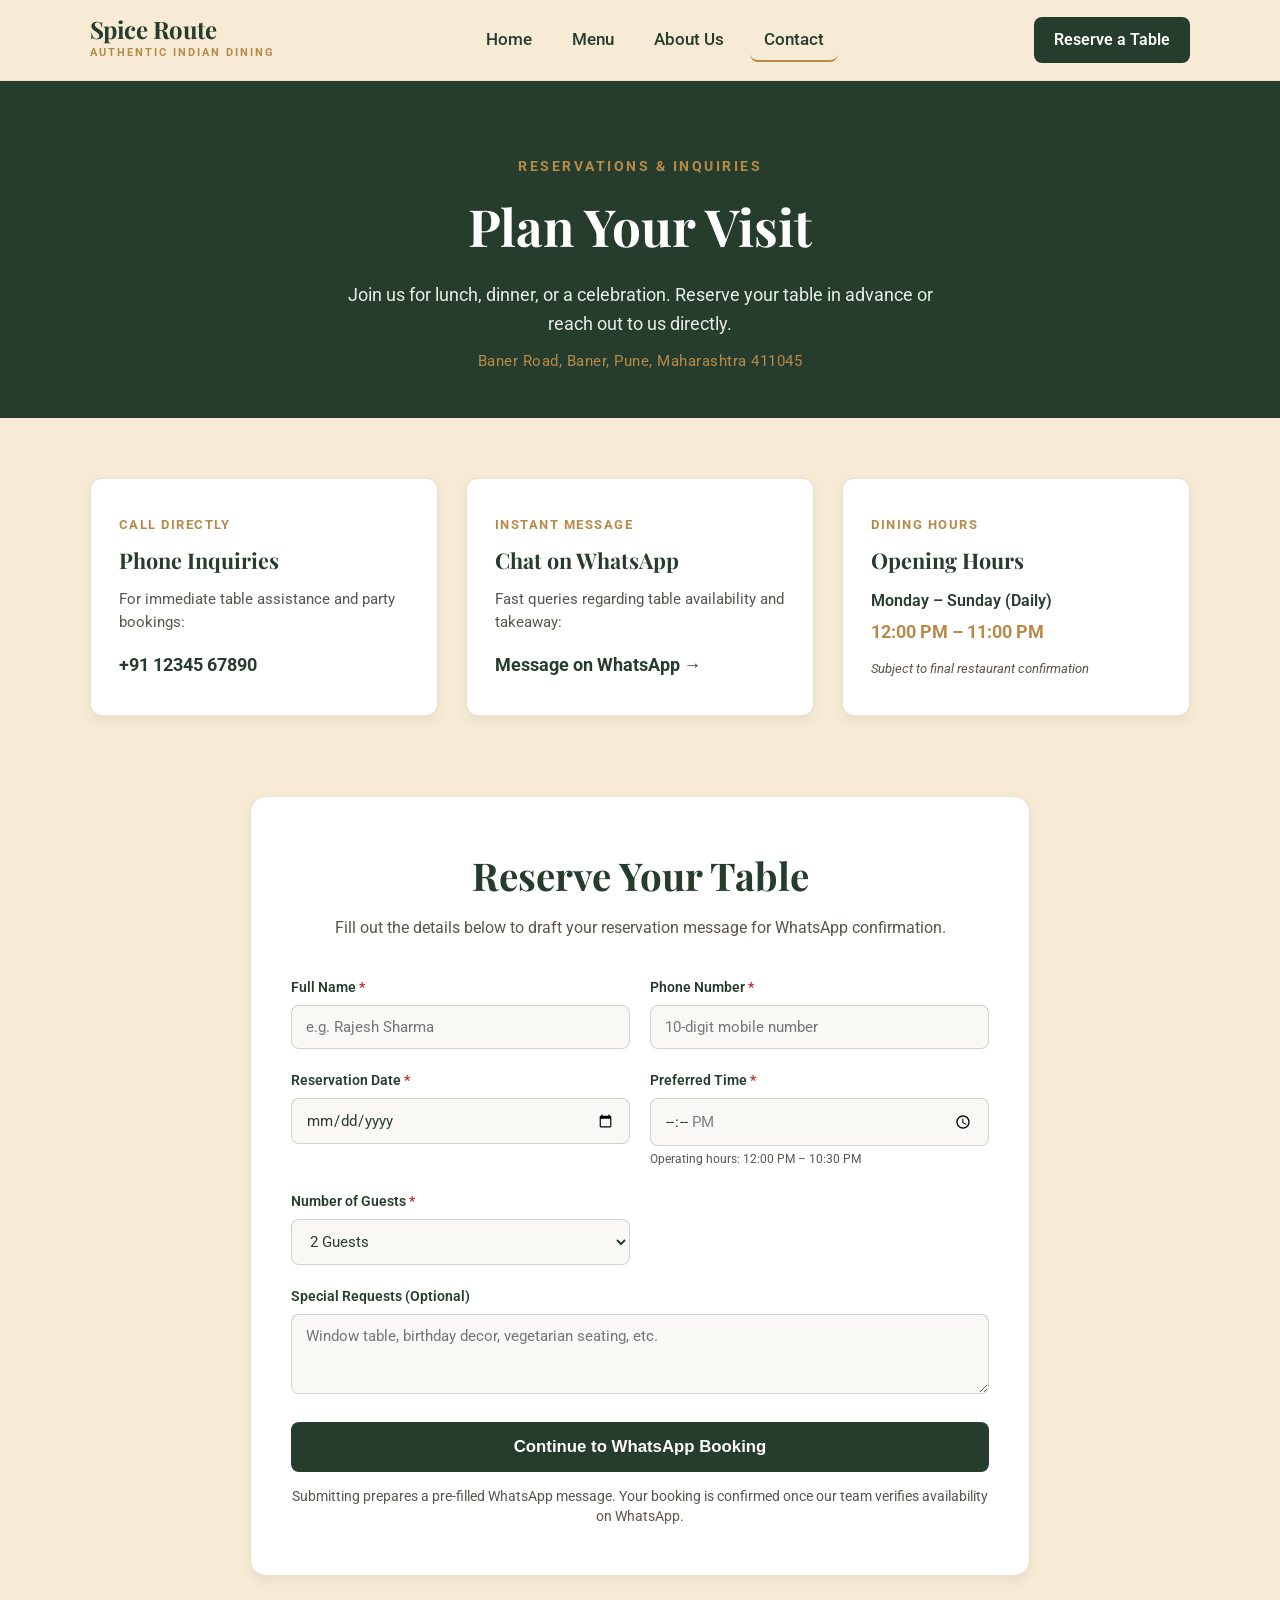
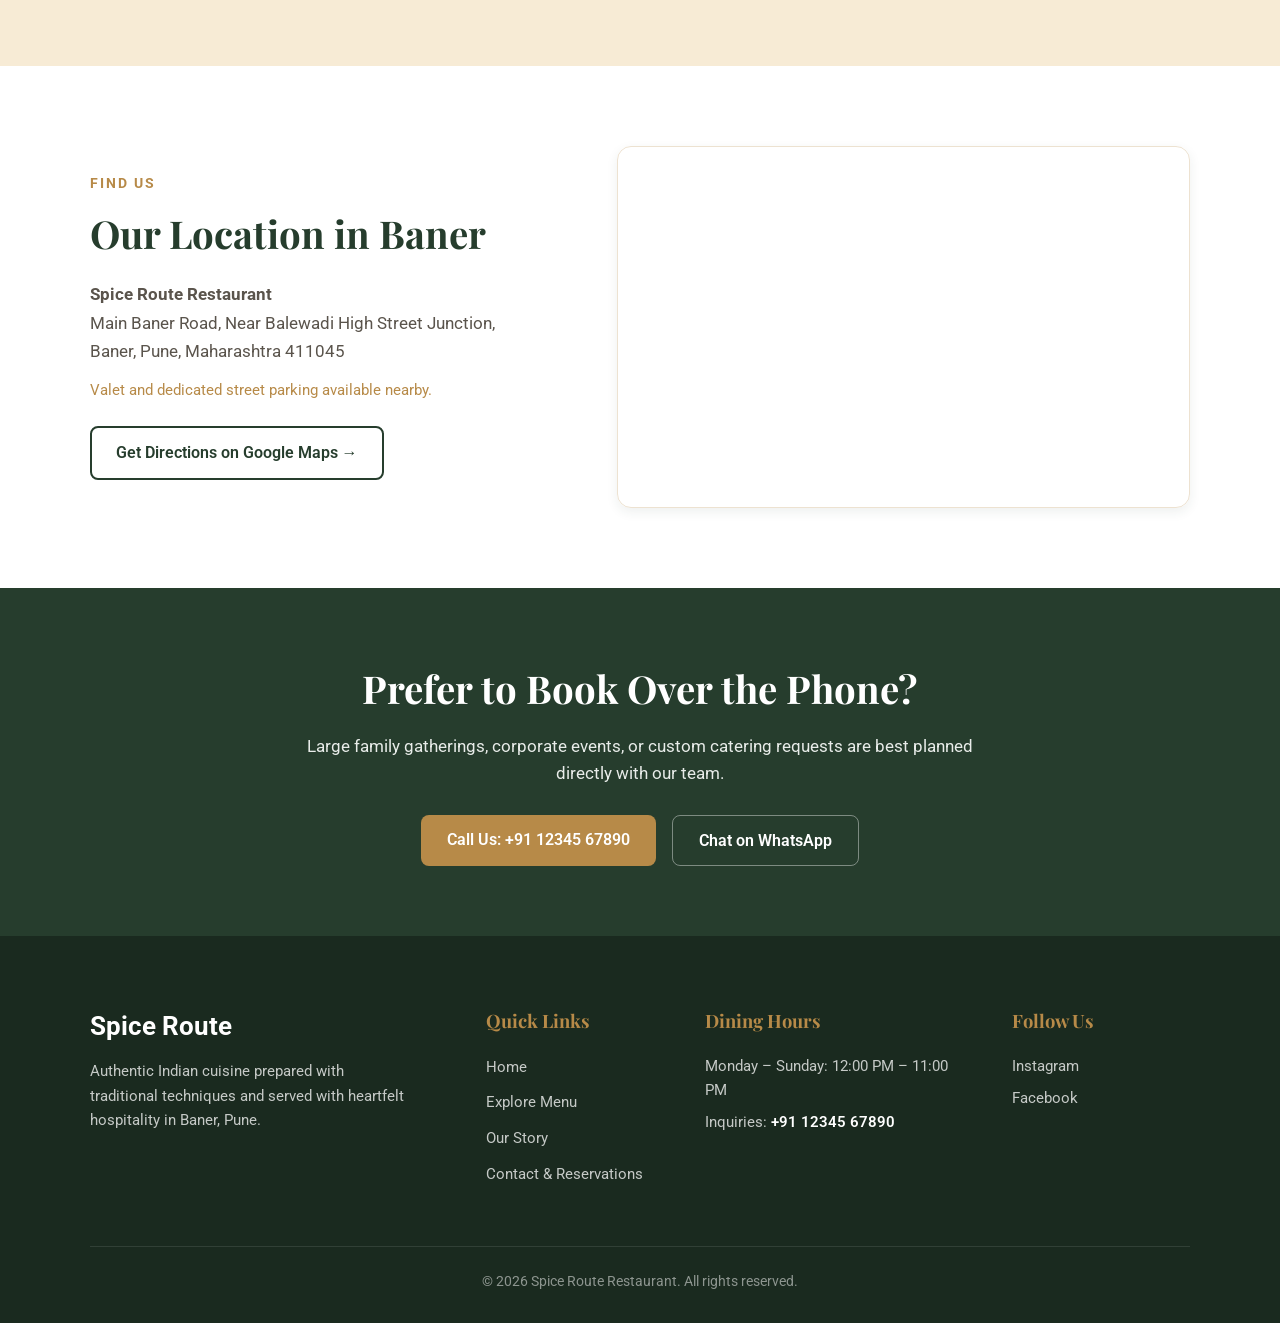
<file: html/reservation.html>
<!DOCTYPE html>
<html lang="en">

<head>
    <meta charset="UTF-8">
    <meta name="viewport" content="width=device-width, initial-scale=1.0">
    <title>Spice Route Restaurant | Contact & Reservations</title>

    <!-- Google Fonts -->
    <link rel="preconnect" href="https://fonts.googleapis.com">
    <link rel="preconnect" href="https://fonts.gstatic.com" crossorigin>
    <link
        href="https://fonts.googleapis.com/css2?family=Playfair+Display:wght@600;700&family=Roboto:wght@400;500;700&display=swap"
        rel="stylesheet">

    <!-- Stylesheets -->
    <link rel="stylesheet" href="../CSS/style.css">
    <link rel="stylesheet" href="../CSS/responsive.css">

    <!-- Reservation Script -->
    <script src="../JS/script.js" defer></script>
</head>

<body>
    <!-- Shared Header -->
    <header id="top-bar">
        <div class="logo">
            <a href="index.html" class="logo-link">
                <strong>Spice Route</strong>
                <span>AUTHENTIC INDIAN DINING</span>
            </a>
        </div>
        <nav class="navbar" aria-label="Main navigation">
            <ul class="navlinks">
                <li><a href="index.html">Home</a></li>
                <li><a href="menu.html">Menu</a></li>
                <li><a href="about.html">About Us</a></li>
                <li><a href="reservation.html" class="active" aria-current="page">Contact</a></li>
            </ul>
        </nav>
        <div class="btn">
            <a href="reservation.html" class="table-book-btn">Reserve a Table</a>
        </div>
    </header>

    <main class="reservation-page-container">
        <!-- Section 1: Contact Header -->
        <section id="r-hero">
            <span class="r-tagline">RESERVATIONS &amp; INQUIRIES</span>
            <h1 class="r-title">Plan Your Visit</h1>
            <p class="r-des">Join us for lunch, dinner, or a celebration. Reserve your table in advance or reach out to
                us directly.</p>
            <p class="r-address">Baner Road, Baner, Pune, Maharashtra 411045</p>
        </section>

        <!-- Section 2: Contact Information Cards -->
        <section id="r-contact">
            <div class="contact-grid">
                <div class="contact-block">
                    <span class="contact-tagline">Call Directly</span>
                    <h3 class="contact-title">Phone Inquiries</h3>
                    <p class="contact-des">For immediate table assistance and party bookings:</p>
                    <a href="tel:+919876543210" class="contact-link">+91 12345 67890</a>
                </div>

                <div class="contact-block">
                    <span class="contact-tagline">Instant Message</span>
                    <h3 class="contact-title">Chat on WhatsApp</h3>
                    <p class="contact-des">Fast queries regarding table availability and takeaway:</p>
                    <a href="https://wa.me/911234567890" target="_blank" rel="noopener noreferrer"
                        class="contact-link">Message on WhatsApp &rarr;</a>
                </div>

                <div class="contact-block">
                    <span class="contact-tagline">Dining Hours</span>
                    <h3 class="contact-title">Opening Hours</h3>
                    <p class="days">Monday – Sunday (Daily)</p>
                    <p class="time">12:00 PM – 11:00 PM</p>
                    <span class="contact-note">Subject to final restaurant confirmation</span>
                </div>
            </div>
        </section>

        <!-- Section 3: Reservation Form -->
        <section id="r-form-section">
            <div class="form-wrapper">
                <div class="form-header" id="formHeader">
                    <h2 class="form-heading">Reserve Your Table</h2>
                    <p class="form-des">Fill out the details below to draft your reservation message for WhatsApp
                        confirmation.</p>
                </div>

                <!-- The Reservation Form -->
                <form id="reservationForm" novalidate>
                    <div class="form-grid">
                        <div class="field">
                            <label for="name">Full Name <span class="required">*</span></label>
                            <input type="text" id="name" name="name" required placeholder="e.g. Rajesh Sharma">
                        </div>

                        <div class="field">
                            <label for="number">Phone Number <span class="required">*</span></label>
                            <input type="tel" id="number" name="number" maxlength="10"
                                placeholder="10-digit mobile number" required>
                        </div>

                        <div class="field">
                            <label for="date">Reservation Date <span class="required">*</span></label>
                            <input type="date" id="date" name="date" required>
                        </div>

                        <div class="field">
                            <label for="time">Preferred Time <span class="required">*</span></label>
                            <input type="time" id="time" name="time" min="12:00" max="22:30" required>
                            <small style="font-size: 0.75rem; color: #5a544c; margin-top: 4px;">Operating hours: 12:00
                                PM – 10:30 PM</small>
                        </div>

                        <div class="field">
                            <label for="guests">Number of Guests <span class="required">*</span></label>
                            <select id="guests" name="guests" required>
                                <option value="1 Guest">1 Guest</option>
                                <option value="2 Guests" selected>2 Guests</option>
                                <option value="3 Guests">3 Guests</option>
                                <option value="4 Guests">4 Guests</option>
                                <option value="5–6 Guests">5–6 Guests</option>
                                <option value="7–10 Guests">7–10 Guests</option>
                                <option value="10+ Guests">10+ Guests (Group)</option>
                            </select>
                        </div>

                        <div class="field full-width">
                            <label for="requests">Special Requests (Optional)</label>
                            <textarea id="requests" name="requests" rows="3"
                                placeholder="Window table, birthday decor, vegetarian seating, etc."></textarea>
                        </div>
                    </div>

                    <button type="submit" class="submit-btn" id="submitBtn">
                        Continue to WhatsApp Booking
                    </button>
                    <p class="form-disclaimer">
                        Submitting prepares a pre-filled WhatsApp message. Your booking is confirmed once our team
                        verifies availability on WhatsApp.
                    </p>
                </form>

                <!-- Confirmation Card (Hidden by default) -->
                <div id="confirmationBox" class="confirmation-box" style="display: none;">
                    <div class="confirm-icon">✅</div>
                    <h3 class="confirm-title">Reservation Request Sent!</h3>
                    <p class="confirm-text">
                        Your reservation details were prepared and opened in WhatsApp. Please make sure you tap
                        <strong>Send</strong> in WhatsApp so our team receives it.
                    </p>

                    <!-- Booking Summary Details -->
                    <div id="bookingSummary" class="booking-summary-card">
                        <!-- Injected via JavaScript -->
                    </div>

                    <button type="button" id="bookAgainBtn" class="book-again-btn">
                        Book Another Table / Re-fill Form
                    </button>
                </div>
            </div>
        </section>
        <!-- Section 4: Location Map -->
        <section id="r-location">
            <div class="location-container">
                <div class="location-details">
                    <span class="location-tag">FIND US</span>
                    <h2 class="location-title">Our Location in Baner</h2>
                    <address class="location-address">
                        <strong>Spice Route Restaurant</strong><br>
                        Main Baner Road, Near Balewadi High Street Junction,<br>
                        Baner, Pune, Maharashtra 411045
                    </address>
                    <p class="location-note">Valet and dedicated street parking available nearby.</p>
                    <a href="https://maps.google.com/?q=Baner+Pune" target="_blank" rel="noopener noreferrer"
                        class="directions-btn">
                        Get Directions on Google Maps &rarr;
                    </a>
                </div>
                <div class="map-embed-frame">
                    <iframe title="Spice Route Baner Location Map"
                        src="https://www.google.com/maps/embed?pb=!1m18!1m12!1m3!1d3782.26189912066!2d73.78426027599026!3d18.56224896790013!2m3!1f0!2f0!3f0!3m2!1i1024!2i768!4f13.1!3m3!1m2!1s0x3bc2becdc1000001%3A0x6b64f4c87c5c0c1b!2sBaner%2C%20Pune%2C%20Maharashtra!5e0!3m2!1sen!2sin!4v1700000000000!5m2!1sen!2sin"
                        width="100%" height="360" style="border:0;" allowfullscreen="" loading="lazy"
                        referrerpolicy="no-referrer-when-downgrade">
                    </iframe>
                </div>
            </div>
        </section>

        <!-- Section 5: Final Contact CTA -->
        <section id="r-final-cta">
            <div class="final-cta-container">
                <h2 class="final-cta-title">Prefer to Book Over the Phone?</h2>
                <p class="final-cta-des">
                    Large family gatherings, corporate events, or custom catering requests are best planned directly
                    with our team.
                </p>
                <div class="final-cta-actions">
                    <a href="tel:+911234567890" class="btn-phone">Call Us: +91 12345 67890</a>
                    <a href="https://wa.me/911234567890" target="_blank" rel="noopener noreferrer"
                        class="btn-whatsapp">Chat on WhatsApp</a>
                </div>
            </div>
        </section>
    </main>

    <!-- Shared Footer -->
    <footer id="site-footer">
        <div class="footer-container">
            <div class="footer-col brand-col">
                <strong class="footer-logo">Spice Route</strong>
                <p class="brand-line">
                    Authentic Indian cuisine prepared with traditional techniques and served with heartfelt hospitality
                    in Baner, Pune.
                </p>
            </div>
            <div class="footer-col links-col">
                <h3 class="footer-heading">Quick Links</h3>
                <nav class="footer-nav" aria-label="Footer navigation">
                    <ul class="footer-links">
                        <li><a href="index.html">Home</a></li>
                        <li><a href="menu.html">Explore Menu</a></li>
                        <li><a href="about.html">Our Story</a></li>
                        <li><a href="reservation.html">Contact &amp; Reservations</a></li>
                    </ul>
                </nav>
            </div>
            <div class="footer-col contact-col">
                <h3 class="footer-heading">Dining Hours</h3>
                <p>Monday – Sunday: 12:00 PM – 11:00 PM</p>
                <p class="footer-phone">Inquiries: <a href="tel:+911234567890">+91 12345 67890</a></p>
            </div>
            <div class="footer-col social-col">
                <h3 class="footer-heading">Follow Us</h3>
                <div class="social-links">
                    <a href="#" aria-label="Instagram" class="social-link">Instagram</a>
                    <a href="#" aria-label="Facebook" class="social-link">Facebook</a>
                </div>
            </div>
        </div>
        <div class="footer-bottom">
            <p class="copyright">© 2026 Spice Route Restaurant. All rights reserved.</p>
        </div>
    </footer>
</body>

</html>
</file>
<file: CSS/style.css>
/* ==========================================================
   1. ROOT VARIABLES & THEME (Palette, Fonts, Shadows)
   ========================================================== */
:root {
    /* Approved Palette */
    --color-primary: #263D2D;          /* Deep Forest Green */
    --color-primary-hover: #1c2d21;
    --bg-cream: #F7EBD5;               /* Warm Cream */
    --bg-white: #FFFFFF;               /* Pure White */
    --color-gold: #B78A48;             /* Muted Gold */

    --hero-des: #E8ECE9;

    /* Contrast & Typography */
    --text-dark: #263D2D;
    --text-light: #FFFFFF;
    --text-muted: #5a544c;

    /* Font Families */
    --font-heading: "Playfair Display", Georgia, serif;
    --font-body: "Roboto", Arial, sans-serif;

    /* Spacing & Shadows */
    --shadow-subtle: 0 4px 12px rgba(38, 61, 45, 0.08);
    --border-subtle: 1px solid rgba(183, 138, 72, 0.25);
    --transition-fast: all 0.25s ease;
}

/* Global Reset & Anti-Overflow */
*,
*::before,
*::after {
    box-sizing: border-box;
    margin: 0;
    padding: 0;
}

html {
    scroll-behavior: smooth;
    scroll-padding-top: 80px;
    overflow-x: hidden;
}

body {
    min-height: 100vh;
    background-color: var(--bg-cream);
    color: var(--text-muted);
    font-family: var(--font-body);
    line-height: 1.6;
    overflow-x: hidden;
}

h1, h2, h3, .logo strong {
    font-family: var(--font-heading);
}

img {
    max-width: 100%;
    display: block;
}

/* ==========================================================
   2. TOP BAR & NAVIGATION
   ========================================================== */
#top-bar {
    display: flex;
    justify-content: space-between;
    align-items: center;
    padding: 16px 7%;
    background-color: var(--bg-cream);
    border-bottom: 1px solid rgba(183, 138, 72, 0.15);
}

.logo-link {
    text-decoration: none;
    display: inline-block;
    text-align: left;
}

.logo strong {
    display: block;
    font-size: 1.5rem;
    color: var(--color-primary);
    line-height: 1.1;
    letter-spacing: -0.5px;
}

.logo span {
    display: block;
    font-size: 0.7rem;
    letter-spacing: 2px;
    font-weight: 700;
    color: var(--color-gold);
    margin-top: 2px;
}

.navlinks {
    display: flex;
    align-items: center;
    gap: 12px;
    list-style: none;
}

.navlinks a {
    display: block;
    padding: 8px 14px;
    color: var(--text-dark);
    text-decoration: none;
    font-size: 1.05rem;
    font-weight: 500;
    border-radius: 8px;
    border-bottom: 2px solid transparent;
    transition: var(--transition-fast);
}

.navlinks a:hover {
    color: var(--color-gold);
}

.navlinks a.active {
    color: var(--color-primary);
    border-bottom-color: var(--color-gold);
}

.table-book-btn {
    display: inline-flex;
    align-items: center;
    justify-content: center;
    padding: 10px 20px;
    text-decoration: none;
    font-weight: 600;
    border-radius: 8px;
    background-color: var(--color-primary);
    color: var(--text-light);
    transition: var(--transition-fast);
}

.table-book-btn:hover {
    background-color: var(--color-primary-hover);
    transform: translateY(-2px);
    box-shadow: var(--shadow-subtle);
}

/* ==========================================================
   3. HERO SECTION
   ========================================================== */
#hero {
    position: relative;
    isolation: isolate;
    min-height: 620px;
    display: flex;
    flex-direction: column;
    justify-content: center;
    padding: 90px 7%;
    overflow: hidden;
}

#hero::before {
    content: "";
    position: absolute;
    inset: 0;
    z-index: -2;
    background-image: url("../img/hero-bg.webp");
    background-size: cover;
    background-position: center;
}

#hero::after {
    content: "";
    position: absolute;
    inset: 0;
    z-index: -1;
    background: linear-gradient(
        90deg,
        rgba(15, 26, 18, 0.78) 0%,
        rgba(15, 26, 18, 0.45) 55%,
        rgba(15, 26, 18, 0.15) 100%
    );
}

.tagline {
    margin-bottom: 12px;
    font-size: 1rem;
    font-weight: 700;
    letter-spacing: 2.5px;
    text-transform: uppercase;
    color: var(--color-gold);
}

.hero-title {
    max-width: 850px;
    color: var(--text-light);
    margin: 0 0 20px;
    font-size: clamp(2.5rem, 5vw, 4.2rem);
    font-weight: 700;
    line-height: 1.15;
    letter-spacing: -1px;
}

.hero-des {
    max-width: 590px;
    color: var(--hero-des);
    margin: 0 0 32px;
    font-size: 1.1rem;
    line-height: 1.7;
}

.h-btn {
    display: flex;
    gap: 16px;
    align-items: center;
}

.explore-menu-btn {
    display: inline-block;
    padding: 12px 24px;
    text-decoration: none;
    font-weight: 600;
    border-radius: 8px;
    background-color: var(--color-primary);
    color: var(--text-light);
    border: 1px solid var(--color-primary);
    transition: var(--transition-fast);
}

.explore-menu-btn:hover {
    background-color: var(--color-primary-hover);
    transform: translateY(-2px);
}

.whatsapp-btn {
    display: inline-block;
    padding: 12px 24px;
    text-decoration: none;
    font-weight: 600;
    border-radius: 8px;
    color: var(--color-primary);
    background-color: var(--text-light);
    border: 1px solid var(--text-light);
    transition: var(--transition-fast);
}

.whatsapp-btn:hover {
    background-color: var(--bg-cream);
    transform: translateY(-2px);
}

/* ==========================================================
   4. SIGNATURE SPECIALS SECTION
   ========================================================== */
#special-dish {
    padding: 90px 7%;
    background-color: var(--bg-cream);
}

.special-dish-header {
    text-align: center;
    margin-bottom: 50px;
}

.special-dish-tagline {
    display: block;
    font-size: 0.9rem;
    font-weight: 700;
    letter-spacing: 2px;
    text-transform: uppercase;
    color: var(--color-gold);
    margin-bottom: 8px;
}

.special-dish-title {
    font-size: clamp(2rem, 3.5vw, 2.8rem);
    font-weight: 700;
    color: var(--color-primary);
    letter-spacing: -0.5px;
}

.special-dish-grid {
    display: grid;
    grid-template-columns: repeat(3, 1fr);
    gap: 32px;
    max-width: 1200px;
    margin: 0 auto;
}

.dish-card {
    position: relative;
    display: flex;
    flex-direction: column;
    background-color: var(--bg-white);
    border-radius: 14px;
    overflow: hidden;
    box-shadow: var(--shadow-subtle);
    border: 1px solid rgba(38, 61, 45, 0.06);
    transition: transform 0.25s ease, box-shadow 0.25s ease;
}

.dish-card:hover {
    transform: translateY(-5px);
    box-shadow: 0 10px 24px rgba(38, 61, 45, 0.12);
}

.dish-img {
    width: 100%;
    height: 300px;
    object-fit: cover;
    display: block;
    background-color: #f0e6d6;
}

.dish-card > :not(.dish-img):not(.diet-badge) {
    padding-left: 22px;
    padding-right: 22px;
}

.dish-title {
    font-size: 1.35rem;
    font-weight: 700;
    color: var(--text-dark);
    margin-top: 18px;
    margin-bottom: 8px;
    line-height: 1.3;
}

.dish-des {
    font-size: 0.95rem;
    color: var(--text-muted);
    line-height: 1.5;
    margin-bottom: 16px;
}

.price {
    display: inline-block;
    font-size: 1.3rem;
    font-weight: 700;
    color: var(--color-gold);
    margin-top: auto;
    padding-bottom: 22px;
}

/* Veg / Non-Veg Indicator */
.diet-badge {
    position: absolute;
    top: 14px;
    right: 14px;
    display: flex;
    align-items: center;
    justify-content: center;
    width: 22px;
    height: 22px;
    background: #ffffff;
    border-radius: 4px;
    box-shadow: 0 2px 6px rgba(0, 0, 0, 0.25);
    z-index: 2;
}

.diet-badge.veg {
    border: 2px solid #2e7d32;
}

.diet-badge.non-veg {
    border: 2px solid #c62828;
}

.diet-badge .diet-dot {
    display: block;
    width: 10px;
    height: 10px;
    border-radius: 50%;
    font-size: 0;
}

.diet-badge.veg .diet-dot {
    background-color: #2e7d32;
}

.diet-badge.non-veg .diet-dot {
    background-color: #c62828;
}

.specials-footer-cta {
    text-align: center;
    margin-top: 48px;
}

.view-full-menu-link {
    font-weight: 600;
    color: var(--color-primary);
    text-decoration: none;
    border-bottom: 2px solid var(--color-gold);
    padding-bottom: 4px;
    transition: var(--transition-fast);
}

.view-full-menu-link:hover {
    color: var(--color-gold);
}

/* ==========================================================
   5. HOME ABOUT TEASER (Split Layout)
   ========================================================== */
#home-about {
    padding: 90px 7%;
    background-color: var(--bg-white);
}

.about-container {
    max-width: 1200px;
    margin: 0 auto;
    display: grid;
    grid-template-columns: 1fr 1fr;
    gap: 60px;
    align-items: center;
}

.about-content {
    display: flex;
    flex-direction: column;
    align-items: flex-start;
}

.about-eyebrow {
    font-size: 0.9rem;
    font-weight: 700;
    letter-spacing: 2px;
    color: var(--color-gold);
    margin-bottom: 12px;
    text-transform: uppercase;
}

.intro-title {
    font-size: clamp(2rem, 3.5vw, 2.75rem);
    font-weight: 700;
    color: var(--color-primary);
    line-height: 1.2;
    margin-bottom: 20px;
}

.short-intro {
    font-size: 1.05rem;
    line-height: 1.7;
    color: var(--text-muted);
    margin-bottom: 32px;
}

.discover-story-btn {
    display: inline-block;
    padding: 12px 26px;
    font-size: 1rem;
    font-weight: 600;
    color: var(--color-primary);
    background-color: transparent;
    border: 2px solid var(--color-primary);
    border-radius: 8px;
    text-decoration: none;
    transition: var(--transition-fast);
}

.discover-story-btn:hover {
    background-color: var(--color-primary);
    color: var(--text-light);
    transform: translateY(-2px);
    box-shadow: var(--shadow-subtle);
}

.about-img-frame {
    width: 100%;
    margin: 0;
    border-radius: 16px;
    overflow: hidden;
    box-shadow: var(--shadow-subtle);
}

.about-img {
    width: 100%;
    height: 420px;
    object-fit: cover;
    display: block;
    transition: transform 0.4s ease;
}

.about-img-frame:hover .about-img {
    transform: scale(1.03);
}

/* ==========================================================
   6. WHY DINE WITH US (Alternating Zig-Zag Layout)
   ========================================================== */
#dine-together {
    padding: 100px 7%;
    background-color: var(--bg-cream);
}

.dine-container {
    max-width: 1200px;
    margin: 0 auto;
}

.dine-header {
    text-align: center;
    margin-bottom: 60px;
}

.dine-tagline {
    display: block;
    font-size: 0.95rem;
    font-weight: 700;
    letter-spacing: 2px;
    text-transform: uppercase;
    color: var(--color-gold);
    margin-bottom: 10px;
}

.dine-title {
    font-size: clamp(2rem, 3.5vw, 2.75rem);
    font-weight: 700;
    color: var(--color-primary);
    letter-spacing: -0.5px;
}

/* Vertical stack of alternating rows */
.dine-grid {
    display: flex;
    flex-direction: column;
    gap: 40px;
}

/* Individual alternating row card */
.dine-card {
    background-color: var(--bg-white);
    border-radius: 16px;
    border: var(--border-subtle);
    box-shadow: var(--shadow-subtle);
    overflow: hidden;
    display: grid;
    grid-template-columns: 1fr 1fr;
    align-items: center;
    transition: var(--transition-fast);
}

.dine-card:hover {
    transform: translateY(-4px);
    box-shadow: 0 12px 28px rgba(38, 61, 45, 0.12);
}

/* Alternate even rows: Photo on Left, Text on Right */
.dine-card:nth-child(even) .dine-card-body {
    order: 2;
}

.dine-card:nth-child(even) .dine-img-wrap {
    order: 1;
}

/* Text Content Container */
.dine-card-body {
    padding: 50px 60px;
    text-align: left;
}

.dine-card-eyebrow {
    display: block;
    font-size: 0.8rem;
    font-weight: 700;
    letter-spacing: 2px;
    text-transform: uppercase;
    color: var(--color-gold);
    margin-bottom: 8px;
}

.dine-card-title {
    font-size: clamp(1.5rem, 2.2vw, 2rem);
    font-weight: 700;
    color: var(--color-primary);
    margin-bottom: 16px;
    line-height: 1.25;
}

.dine-card-des {
    font-size: 1.05rem;
    color: var(--text-muted);
    line-height: 1.7;
    margin: 0;
}

/* Image Column Wrapper */
.dine-img-wrap {
    width: 100%;
    height: 100%;
    min-height: 340px;
    overflow: hidden;
}

.dine-img {
    width: 100%;
    height: 100%;
    object-fit: cover;
    display: block;
    transition: transform 0.4s ease;
}

.dine-card:hover .dine-img {
    transform: scale(1.04);
}

/* ==========================================================
   7. CUSTOMER REVIEWS (Placeholder & Client Toggle)
   ========================================================== */
#customer-reviews.is-hidden {
    display: none !important;
}

#customer-reviews {
    padding: 90px 7%;
    background-color: var(--bg-white);
}

.reviews-container {
    max-width: 1200px;
    margin: 0 auto;
}

.reviews-header {
    text-align: center;
    margin-bottom: 50px;
}

.reviews-tagline {
    display: block;
    font-size: 0.9rem;
    font-weight: 700;
    letter-spacing: 2px;
    color: var(--color-gold);
    margin-bottom: 10px;
}

.reviews-title {
    font-size: clamp(2rem, 3.5vw, 2.75rem);
    font-weight: 700;
    color: var(--color-primary);
}

.review-grid {
    display: grid;
    grid-template-columns: repeat(3, 1fr);
    gap: 30px;
}

.review-card {
    background-color: var(--bg-cream);
    padding: 36px 28px;
    border-radius: 14px;
    box-shadow: var(--shadow-subtle);
    border: var(--border-subtle);
    display: flex;
    flex-direction: column;
    justify-content: space-between;
}

.review-rating {
    color: var(--color-gold);
    font-size: 1.15rem;
    letter-spacing: 2px;
    margin-bottom: 16px;
}

.review-quotes {
    font-style: italic;
    color: var(--text-dark);
    font-size: 1rem;
    line-height: 1.6;
    margin: 0 0 20px;
}

.customer-name {
    font-style: normal;
    font-weight: 700;
    color: var(--color-primary);
    font-size: 0.95rem;
}

/* ==========================================================
   8. VISIT US STRIP (Section 6)
   ========================================================== */
.visit-us {
    padding: 48px 7%;
    background-color: var(--color-primary);
    color: var(--text-light);
}

.visit-container {
    max-width: 1200px;
    margin: 0 auto;
    display: flex;
    align-items: center;
    justify-content: space-between;
    gap: 30px;
}

.visit-item {
    display: flex;
    flex-direction: column;
}

.visit-label {
    font-size: 0.75rem;
    font-weight: 700;
    letter-spacing: 1.5px;
    color: var(--color-gold);
    margin-bottom: 4px;
}

.visit-us .address {
    font-style: normal;
    font-size: 1.05rem;
    color: var(--text-light);
}

.visit-us .hours {
    font-size: 1.05rem;
    color: var(--text-light);
}

.visit-actions {
    display: flex;
    gap: 16px;
}

.visit-btn {
    padding: 10px 18px;
    border-radius: 6px;
    font-weight: 600;
    font-size: 0.95rem;
    text-decoration: none;
    transition: var(--transition-fast);
}

.call-btn {
    background-color: var(--color-gold);
    color: var(--text-light);
}

.call-btn:hover {
    background-color: #a4783c;
}

.maps-btn {
    background-color: transparent;
    color: var(--text-light);
    border: 1px solid rgba(255, 255, 255, 0.4);
}

.maps-btn:hover {
    border-color: var(--text-light);
    background-color: rgba(255, 255, 255, 0.1);
}

/* ==========================================================
   9. FOOTER (Section 7)
   ========================================================== */
#site-footer {
    background-color: #1a2a1f;
    color: rgba(255, 255, 255, 0.75);
    padding: 70px 7% 30px;
}

.footer-container {
    max-width: 1200px;
    margin: 0 auto;
    display: grid;
    grid-template-columns: 2fr 1fr 1.5fr 1fr;
    gap: 40px;
    margin-bottom: 50px;
}

.footer-logo {
    display: block;
    font-size: 1.6rem;
    color: var(--text-light);
    margin-bottom: 12px;
}

.brand-line {
    font-size: 0.95rem;
    line-height: 1.6;
    max-width: 320px;
}

.footer-heading {
    font-size: 1.15rem;
    color: var(--color-gold);
    margin-bottom: 18px;
}

.footer-links {
    list-style: none;
}

.footer-links li {
    margin-bottom: 10px;
}

.footer-links a {
    color: rgba(255, 255, 255, 0.75);
    text-decoration: none;
    font-size: 0.95rem;
    transition: var(--transition-fast);
}

.footer-links a:hover {
    color: var(--color-gold);
    padding-left: 4px;
}

.contact-col p {
    font-size: 0.95rem;
    margin-bottom: 8px;
}

.footer-phone a {
    color: var(--text-light);
    text-decoration: none;
    font-weight: 600;
}

.footer-phone a:hover {
    color: var(--color-gold);
}

.social-links {
    display: flex;
    flex-direction: column;
    gap: 8px;
}

.social-link {
    color: rgba(255, 255, 255, 0.75);
    text-decoration: none;
    font-size: 0.95rem;
    transition: var(--transition-fast);
}

.social-link:hover {
    color: var(--color-gold);
}

.footer-bottom {
    max-width: 1200px;
    margin: 0 auto;
    padding-top: 24px;
    border-top: 1px solid rgba(255, 255, 255, 0.1);
    text-align: center;
}

.copyright {
    font-size: 0.85rem;
    color: rgba(255, 255, 255, 0.5);
}

/* ==========================================================
   PAGE 2: MENU STYLES (Fast Scanning Layout)
   ========================================================== */
.m-hero {
    text-align: center;
    padding: 70px 7% 40px;
    background-color: var(--color-primary);
    color: var(--text-light);
}

.m-tagline {
    display: block;
    font-size: 0.9rem;
    font-weight: 700;
    letter-spacing: 2.5px;
    text-transform: uppercase;
    color: var(--color-gold);
    margin-bottom: 8px;
}

.m-hero-title {
    font-size: clamp(2.2rem, 4vw, 3.2rem);
    font-weight: 700;
    margin-bottom: 10px;
    letter-spacing: -0.5px;
}

.m-hero-des {
    font-size: 1.1rem;
    color: var(--hero-des);
    max-width: 500px;
    margin: 0 auto;
}

.menu-categories-section {
    padding: 40px 7% 20px;
    background-color: var(--bg-cream);
}

.category-grid {
    display: grid;
    grid-template-columns: repeat(4, 1fr);
    gap: 20px;
    max-width: 1200px;
    margin: 0 auto;
}

.category-card {
    background-color: var(--bg-white);
    padding: 24px 20px;
    border-radius: 12px;
    border: var(--border-subtle);
    box-shadow: var(--shadow-subtle);
    text-decoration: none;
    display: flex;
    flex-direction: column;
    transition: var(--transition-fast);
}

.category-card:hover {
    transform: translateY(-4px);
    box-shadow: 0 8px 18px rgba(38, 61, 45, 0.12);
    border-color: var(--color-gold);
}

.cat-num {
    font-size: 0.85rem;
    font-weight: 700;
    color: var(--color-gold);
    margin-bottom: 6px;
    letter-spacing: 1px;
}

.cat-title {
    font-size: 1.25rem;
    color: var(--color-primary);
    margin-bottom: 6px;
}

.cat-des {
    font-size: 0.9rem;
    color: var(--text-muted);
    line-height: 1.4;
}

.menu-catalog {
    max-width: 1200px;
    margin: 0 auto;
    padding: 40px 7% 90px;
}

.menu-category-group {
    margin-bottom: 60px;
}

.group-header {
    display: flex;
    align-items: center;
    gap: 20px;
    margin-bottom: 30px;
}

.group-title {
    font-size: 1.8rem;
    font-weight: 700;
    color: var(--color-primary);
    white-space: nowrap;
}

.group-line {
    flex: 1;
    height: 1px;
    background: linear-gradient(90deg, var(--color-gold) 0%, rgba(183, 138, 72, 0.15) 100%);
}

.dish-grid {
    display: grid;
    grid-template-columns: repeat(2, 1fr);
    gap: 24px;
}

.menu-dish-item {
    background-color: var(--bg-white);
    padding: 20px 24px;
    border-radius: 10px;
    border: 1px solid rgba(38, 61, 45, 0.06);
    box-shadow: 0 2px 8px rgba(38, 61, 45, 0.04);
    display: flex;
    flex-direction: column;
    justify-content: space-between;
    transition: var(--transition-fast);
}

.menu-dish-item:hover {
    border-color: rgba(183, 138, 72, 0.4);
    box-shadow: var(--shadow-subtle);
}

.dish-header-row {
    display: flex;
    align-items: center;
    gap: 12px;
    margin-bottom: 8px;
}

.dish-header-row .dish-name {
    font-size: 1.2rem;
    font-weight: 700;
    color: var(--text-dark);
    margin: 0;
}

.dish-header-row .diet-badge {
    position: static;
    flex-shrink: 0;
    width: 18px;
    height: 18px;
    border-width: 1.5px;
}

.dish-header-row .diet-badge .diet-dot {
    width: 8px;
    height: 8px;
}

.dish-header-row .price {
    margin-left: auto;
    padding-bottom: 0;
    font-size: 1.2rem;
    color: var(--color-gold);
    font-weight: 700;
}

.menu-dish-item .dish-des {
    font-size: 0.95rem;
    color: var(--text-muted);
    line-height: 1.5;
    margin: 0;
}

/* ==========================================================
   PAGE 3: ABOUT US STYLES
   ========================================================== */
#a-hero {
    text-align: center;
    padding: 75px 7% 45px;
    background-color: var(--color-primary);
    color: var(--text-light);
}

.a-tagline {
    display: block;
    font-size: 0.9rem;
    font-weight: 700;
    letter-spacing: 2.5px;
    text-transform: uppercase;
    color: var(--color-gold);
    margin-bottom: 8px;
}

.a-title {
    font-size: clamp(2.2rem, 4vw, 3.2rem);
    font-weight: 700;
    margin-bottom: 12px;
    letter-spacing: -0.5px;
}

.a-des {
    font-size: 1.15rem;
    color: var(--hero-des);
    max-width: 600px;
    margin: 0 auto;
    line-height: 1.6;
}

#a-story {
    padding: 90px 7%;
    background-color: var(--bg-cream);
}

.story-container {
    max-width: 1200px;
    margin: 0 auto;
    display: grid;
    grid-template-columns: 1.1fr 0.9fr;
    gap: 60px;
    align-items: center;
}

.story-text-col {
    display: flex;
    flex-direction: column;
}

.section-tag {
    font-size: 0.85rem;
    font-weight: 700;
    letter-spacing: 2px;
    text-transform: uppercase;
    color: var(--color-gold);
    margin-bottom: 12px;
}

.a-heading {
    font-size: clamp(1.8rem, 3vw, 2.4rem);
    font-weight: 700;
    color: var(--color-primary);
    line-height: 1.25;
    margin-bottom: 22px;
}

.story-para {
    font-size: 1.05rem;
    line-height: 1.8;
    color: var(--text-muted);
    margin-bottom: 18px;
}

.story-img-frame {
    width: 100%;
    border-radius: 14px;
    overflow: hidden;
    box-shadow: var(--shadow-subtle);
    border: var(--border-subtle);
}

.story-img {
    width: 100%;
    height: 440px;
    object-fit: cover;
    display: block;
}

#a-special-pillar {
    padding: 90px 7%;
    background-color: var(--bg-white);
}

.pillars-container {
    max-width: 1200px;
    margin: 0 auto;
    display: grid;
    grid-template-columns: repeat(3, 1fr);
    gap: 36px;
}

.pillar-card {
    background-color: var(--bg-cream);
    padding: 40px 32px;
    border-radius: 12px;
    border: var(--border-subtle);
    box-shadow: 0 2px 10px rgba(38, 61, 45, 0.04);
    display: flex;
    flex-direction: column;
}

.pillar-tagline {
    font-size: 0.8rem;
    font-weight: 700;
    letter-spacing: 1.5px;
    color: var(--color-gold);
    margin-bottom: 14px;
}

.pillar-title {
    font-size: 1.35rem;
    color: var(--color-primary);
    margin-bottom: 14px;
}

.pillar-des {
    font-size: 0.96rem;
    color: var(--text-muted);
    line-height: 1.65;
    margin: 0;
}

#a-gallery {
    padding: 90px 7%;
    background-color: var(--bg-cream);
}

.gallery-header {
    text-align: center;
    margin-bottom: 48px;
}

.gallery-tagline {
    display: block;
    font-size: 0.85rem;
    font-weight: 700;
    letter-spacing: 2px;
    text-transform: uppercase;
    color: var(--color-gold);
    margin-bottom: 8px;
}

.gallery-title {
    font-size: clamp(2rem, 3.5vw, 2.6rem);
    font-weight: 700;
    color: var(--color-primary);
}

.gallery-grid {
    max-width: 1200px;
    margin: 0 auto;
    display: grid;
    grid-template-columns: repeat(3, 1fr);
    grid-template-rows: 240px 240px;
    gap: 20px;
}

.gallery-card {
    position: relative;
    border-radius: 12px;
    overflow: hidden;
    margin: 0;
    box-shadow: var(--shadow-subtle);
}

.item-featured {
    grid-column: 1 / 2;
    grid-row: 1 / 3;
}

.item-side-1 {
    grid-column: 2 / 3;
    grid-row: 1 / 2;
}

.item-side-2 {
    grid-column: 3 / 4;
    grid-row: 1 / 2;
}

.item-grid-1 {
    grid-column: 2 / 3;
    grid-row: 2 / 3;
}

.item-grid-2 {
    grid-column: 3 / 4;
    grid-row: 2 / 3;
}

.gallery-img {
    width: 100%;
    height: 100%;
    object-fit: cover;
    display: block;
    transition: transform 0.4s ease;
}

.gallery-card:hover .gallery-img {
    transform: scale(1.04);
}

.gallery-caption {
    position: absolute;
    bottom: 0;
    inset-inline: 0;
    padding: 12px 16px;
    background: linear-gradient(180deg, transparent 0%, rgba(15, 26, 18, 0.85) 100%);
    color: var(--text-light);
    font-size: 0.9rem;
    font-weight: 500;
    letter-spacing: 0.5px;
}

#a-closing {
    padding: 90px 7%;
    background-color: var(--color-primary);
    color: var(--text-light);
    text-align: center;
}

.closing-container {
    max-width: 720px;
    margin: 0 auto;
}

.closing-tagline {
    display: block;
    font-size: 0.85rem;
    font-weight: 700;
    letter-spacing: 2.5px;
    text-transform: uppercase;
    color: var(--color-gold);
    margin-bottom: 10px;
}

.closing-title {
    font-size: clamp(2rem, 3.5vw, 2.8rem);
    font-weight: 700;
    margin-bottom: 16px;
}

.closing-des {
    font-size: 1.1rem;
    color: var(--hero-des);
    line-height: 1.7;
    margin-bottom: 32px;
}

.closing-btn-group {
    display: flex;
    justify-content: center;
    gap: 18px;
}

.closing-btn {
    padding: 12px 28px;
    border-radius: 8px;
    font-size: 1rem;
    font-weight: 600;
    text-decoration: none;
    transition: var(--transition-fast);
}

.btn-secondary {
    background-color: transparent;
    color: var(--text-light);
    border: 1px solid rgba(255, 255, 255, 0.4);
}

.btn-secondary:hover {
    border-color: var(--text-light);
    background-color: rgba(255, 255, 255, 0.1);
}

.btn-primary {
    background-color: var(--color-gold);
    color: var(--text-light);
    border: 1px solid var(--color-gold);
}

.btn-primary:hover {
    background-color: #a4783c;
    transform: translateY(-2px);
}

/* ==========================================================
   PAGE 4: CONTACT & RESERVATION STYLES
   ========================================================== */
#r-hero {
    text-align: center;
    padding: 75px 7% 45px;
    background-color: var(--color-primary);
    color: var(--text-light);
}

.r-tagline {
    display: block;
    font-size: 0.85rem;
    font-weight: 700;
    letter-spacing: 2.5px;
    text-transform: uppercase;
    color: var(--color-gold);
    margin-bottom: 8px;
}

.r-title {
    font-size: clamp(2.2rem, 4vw, 3.2rem);
    font-weight: 700;
    margin-bottom: 12px;
}

.r-des {
    font-size: 1.15rem;
    color: var(--hero-des);
    max-width: 600px;
    margin: 0 auto 10px;
}

.r-address {
    font-size: 0.95rem;
    color: var(--color-gold);
    letter-spacing: 0.5px;
}

#r-contact {
    padding: 60px 7% 30px;
    background-color: var(--bg-cream);
}

.contact-grid {
    max-width: 1200px;
    margin: 0 auto;
    display: grid;
    grid-template-columns: repeat(3, 1fr);
    gap: 28px;
}

.contact-block {
    background-color: var(--bg-white);
    padding: 36px 28px;
    border-radius: 12px;
    border: var(--border-subtle);
    box-shadow: var(--shadow-subtle);
    display: flex;
    flex-direction: column;
}

.contact-tagline {
    font-size: 0.8rem;
    font-weight: 700;
    letter-spacing: 1.5px;
    text-transform: uppercase;
    color: var(--color-gold);
    margin-bottom: 8px;
}

.contact-title {
    font-size: 1.35rem;
    color: var(--color-primary);
    margin-bottom: 10px;
}

.contact-des {
    font-size: 0.95rem;
    color: var(--text-muted);
    line-height: 1.5;
    margin-bottom: 16px;
}

.contact-link {
    font-weight: 700;
    font-size: 1.1rem;
    color: var(--color-primary);
    text-decoration: none;
    margin-top: auto;
    transition: var(--transition-fast);
}

.contact-link:hover {
    color: var(--color-gold);
}

.contact-block .days {
    font-weight: 600;
    color: var(--text-dark);
    margin-bottom: 4px;
}

.contact-block .time {
    font-size: 1.15rem;
    font-weight: 700;
    color: var(--color-gold);
    margin-bottom: 12px;
}

.contact-note {
    font-size: 0.8rem;
    color: var(--text-muted);
    font-style: italic;
    margin-top: auto;
}

#r-form-section {
    padding: 50px 7% 90px;
    background-color: var(--bg-cream);
}

.form-wrapper {
    max-width: 780px;
    margin: 0 auto;
    background-color: var(--bg-white);
    padding: 48px 40px;
    border-radius: 16px;
    box-shadow: var(--shadow-subtle);
    border: var(--border-subtle);
}

.form-header {
    text-align: center;
    margin-bottom: 36px;
}

.form-heading {
    font-size: clamp(1.8rem, 3vw, 2.4rem);
    color: var(--color-primary);
    margin-bottom: 8px;
}

.form-des {
    font-size: 1rem;
    color: var(--text-muted);
}

.form-grid {
    display: grid;
    grid-template-columns: 1fr 1fr;
    gap: 20px;
    margin-bottom: 28px;
}

.field {
    display: flex;
    flex-direction: column;
}

.field.full-width {
    grid-column: 1 / -1;
}

.field label {
    font-size: 0.9rem;
    font-weight: 600;
    color: var(--text-dark);
    margin-bottom: 6px;
}

.field label .required {
    color: #c62828;
}

.field input,
.field select,
.field textarea {
    width: 100%;
    padding: 12px 14px;
    border-radius: 8px;
    border: 1px solid rgba(38, 61, 45, 0.2);
    font-family: inherit;
    font-size: 0.95rem;
    background-color: #faf8f5;
    color: var(--text-dark);
    transition: var(--transition-fast);
}

.field input:focus,
.field select:focus,
.field textarea:focus {
    outline: none;
    border-color: var(--color-gold);
    background-color: var(--bg-white);
    box-shadow: 0 0 0 3px rgba(183, 138, 72, 0.2);
}

.submit-btn {
    width: 100%;
    padding: 15px;
    border-radius: 8px;
    background-color: var(--color-primary);
    color: var(--text-light);
    border: none;
    font-size: 1.05rem;
    font-weight: 700;
    cursor: pointer;
    transition: var(--transition-fast);
}

.submit-btn:hover {
    background-color: var(--color-primary-hover);
    transform: translateY(-2px);
    box-shadow: var(--shadow-subtle);
}

.form-disclaimer {
    font-size: 0.85rem;
    color: var(--text-muted);
    text-align: center;
    line-height: 1.5;
    margin-top: 14px;
}

.confirmation-box {
    text-align: center;
    padding: 20px 10px;
}

.confirm-icon {
    font-size: 3.2rem;
    margin-bottom: 12px;
}

.confirm-title {
    font-size: 1.8rem;
    color: var(--color-primary);
    margin-bottom: 8px;
}

.confirm-text {
    font-size: 0.98rem;
    color: var(--text-muted);
    max-width: 520px;
    margin: 0 auto 24px;
    line-height: 1.6;
}

.booking-summary-card {
    background-color: var(--bg-cream);
    border: var(--border-subtle);
    border-radius: 10px;
    padding: 20px;
    max-width: 480px;
    margin: 0 auto 28px;
    text-align: left;
    font-size: 0.95rem;
    color: var(--text-dark);
}

.booking-summary-card p {
    margin-bottom: 8px;
}

.booking-summary-card p:last-child {
    margin-bottom: 0;
}

.booking-summary-card strong {
    color: var(--color-primary);
}

.book-again-btn {
    display: inline-block;
    background-color: var(--color-primary);
    color: var(--text-light);
    padding: 12px 28px;
    border: none;
    border-radius: 8px;
    font-weight: 600;
    font-size: 1rem;
    cursor: pointer;
    transition: var(--transition-fast);
}

.book-again-btn:hover {
    background-color: var(--color-primary-hover);
    transform: translateY(-2px);
}

#r-location {
    padding: 80px 7%;
    background-color: var(--bg-white);
}

.location-container {
    max-width: 1200px;
    margin: 0 auto;
    display: grid;
    grid-template-columns: 1fr 1.2fr;
    gap: 50px;
    align-items: center;
}

.location-tag {
    font-size: 0.85rem;
    font-weight: 700;
    letter-spacing: 2px;
    text-transform: uppercase;
    color: var(--color-gold);
    margin-bottom: 8px;
    display: block;
}

.location-title {
    font-size: clamp(1.8rem, 3vw, 2.4rem);
    color: var(--color-primary);
    margin-bottom: 16px;
}

.location-address {
    font-style: normal;
    font-size: 1.05rem;
    line-height: 1.7;
    color: var(--text-muted);
    margin-bottom: 12px;
}

.location-note {
    font-size: 0.95rem;
    color: var(--color-gold);
    margin-bottom: 24px;
}

.directions-btn {
    display: inline-block;
    padding: 12px 24px;
    border-radius: 8px;
    background-color: transparent;
    color: var(--color-primary);
    border: 2px solid var(--color-primary);
    text-decoration: none;
    font-weight: 600;
    transition: var(--transition-fast);
}

.directions-btn:hover {
    background-color: var(--color-primary);
    color: var(--text-light);
}

.map-embed-frame {
    border-radius: 14px;
    overflow: hidden;
    box-shadow: var(--shadow-subtle);
    border: var(--border-subtle);
}

.map-embed-frame iframe {
    display: block;
}

#r-final-cta {
    padding: 70px 7%;
    background-color: var(--color-primary);
    color: var(--text-light);
    text-align: center;
}

.final-cta-container {
    max-width: 700px;
    margin: 0 auto;
}

.final-cta-title {
    font-size: clamp(1.8rem, 3vw, 2.4rem);
    margin-bottom: 14px;
}

.final-cta-des {
    font-size: 1.05rem;
    color: var(--hero-des);
    line-height: 1.6;
    margin-bottom: 28px;
}

.final-cta-actions {
    display: flex;
    justify-content: center;
    gap: 16px;
}

.btn-phone {
    padding: 12px 26px;
    background-color: var(--color-gold);
    color: var(--text-light);
    border-radius: 8px;
    text-decoration: none;
    font-weight: 600;
    transition: var(--transition-fast);
}

.btn-phone:hover {
    background-color: #a4783c;
}

.btn-whatsapp {
    padding: 12px 26px;
    background-color: transparent;
    color: var(--text-light);
    border: 1px solid rgba(255, 255, 255, 0.4);
    border-radius: 8px;
    text-decoration: none;
    font-weight: 600;
    transition: var(--transition-fast);
}

.btn-whatsapp:hover {
    border-color: var(--text-light);
    background-color: rgba(255, 255, 255, 0.1);
}
</file>
<file: CSS/responsive.css>
/* ==========================================================
   RESPONSIVE STYLESHEET: SPICE ROUTE RESTAURANT
   Breakpoints:
   - Tablet Landscape & Small Desktop: <= 1024px
   - Tablet Portrait & Large Phones:   <= 768px
   - Mobile & Small Screens (320px+):  <= 480px
   - Ultra-Wide & 4K (2560px+):       >= 2560px
   ========================================================== */

/* ==========================================================
   1. TABLET LANDSCAPE & MEDIUM SCREENS (<= 1024px)
   ========================================================== */
@media screen and (max-width: 1024px) {
  #top-bar {
    padding: 14px 4%;
  }

  .navlinks {
    gap: 6px;
  }

  .navlinks a {
    padding: 7px 10px;
    font-size: 0.95rem;
  }

  .table-book-btn {
    padding: 8px 14px;
    font-size: 0.9rem;
  }

  .special-dish-grid,
  .review-grid,
  .contact-grid {
    grid-template-columns: repeat(2, 1fr);
    gap: 24px;
  }

  .category-grid {
    grid-template-columns: repeat(2, 1fr);
    gap: 16px;
  }

  .footer-container {
    grid-template-columns: repeat(2, 1fr);
    gap: 36px;
  }

  .location-container {
    grid-template-columns: 1fr;
    gap: 36px;
  }
}

/* ==========================================================
   2. TABLET PORTRAIT & MOBILE (<= 768px)
   ========================================================== */
@media screen and (max-width: 768px) {
  /* 2-Row Stacked Mobile Navbar */
  #top-bar {
    flex-wrap: wrap;
    padding: 12px 4% 8px;
    gap: 12px 0;
  }

  .logo {
    order: 1;
    width: auto;
    text-align: left;
  }

  .logo strong {
    font-size: 1.3rem;
  }

  .logo span {
    font-size: 0.65rem;
  }

  .btn {
    order: 2;
    width: auto;
  }

  .table-book-btn {
    padding: 8px 14px;
    font-size: 0.85rem;
  }

  .navbar {
    order: 3;
    width: 100%;
    border-top: 1px solid rgba(183, 138, 72, 0.15);
    padding-top: 8px;
  }

  .navlinks {
    display: flex;
    justify-content: space-between;
    align-items: center;
    width: 100%;
    gap: 4px;
  }

  .navlinks li {
    flex: 1;
    text-align: center;
  }

  .navlinks a {
    padding: 8px 4px;
    font-size: 0.9rem;
    white-space: nowrap;
  }

  /* Hero Section */
  #hero {
    min-height: 520px;
    padding: 60px 5%;
    text-align: center;
    align-items: center;
  }

  #hero::after {
    background: linear-gradient(
      180deg,
      rgba(15, 26, 18, 0.82) 0%,
      rgba(15, 26, 18, 0.6) 100%
    );
  }

  .tagline {
    font-size: 0.85rem;
    letter-spacing: 1.5px;
  }

  .hero-title {
    font-size: clamp(2rem, 6vw, 3rem);
    margin-bottom: 16px;
  }

  .hero-des {
    font-size: 1rem;
    margin-bottom: 28px;
  }

  .h-btn {
    flex-direction: column;
    width: 100%;
    max-width: 320px;
    gap: 12px;
  }

  .explore-menu-btn,
  .whatsapp-btn {
    width: 100%;
    margin: 0;
    padding: 12px 16px;
  }

  /* Section Spacing */
  #special-dish,
  #home-about,
  #dine-together,
  #customer-reviews,
  #a-story,
  #a-special-pillar,
  #a-gallery,
  #r-contact,
  #r-form-section,
  #r-location {
    padding: 60px 5%;
  }

  /* Home About Split Layout */
  .about-container,
  .story-container {
    grid-template-columns: 1fr;
    gap: 36px;
  }

  .about-img,
  .story-img {
    height: 320px;
  }

  /* Alternating Zig-Zag Card: Stacked neatly inside media query */
  .dine-card {
    grid-template-columns: 1fr !important;
  }

  .dine-card:nth-child(even) .dine-card-body,
  .dine-card .dine-card-body {
    order: 2 !important;
    padding: 32px 24px;
    text-align: left;
  }

  .dine-card:nth-child(even) .dine-img-wrap,
  .dine-card .dine-img-wrap {
    order: 1 !important;
    min-height: 240px;
    height: 240px;
  }

  /* Menu Page Dish Listing */
  .dish-grid {
    grid-template-columns: 1fr;
    gap: 16px;
  }

  .pillars-container {
    grid-template-columns: 1fr;
    gap: 20px;
  }

  /* Gallery Grid */
  .gallery-grid {
    grid-template-columns: repeat(2, 1fr);
    grid-template-rows: auto;
    gap: 14px;
  }

  .gallery-card {
    height: 200px;
  }

  .item-featured {
    grid-column: 1 / -1;
    grid-row: auto;
    height: 280px;
  }

  .item-side-1,
  .item-side-2,
  .item-grid-1,
  .item-grid-2 {
    grid-column: auto;
    grid-row: auto;
  }

  /* Form Section: Single Column */
  .form-wrapper {
    padding: 32px 20px;
  }

  .form-grid {
    grid-template-columns: 1fr;
    gap: 16px;
  }

  .field.full-width {
    grid-column: 1;
  }

  /* Visit Us Horizontal Strip */
  .visit-container {
    flex-direction: column;
    align-items: flex-start;
    gap: 24px;
  }

  .visit-actions {
    width: 100%;
    flex-direction: column;
    gap: 10px;
  }

  .visit-btn {
    text-align: center;
    width: 100%;
  }

  .closing-btn-group,
  .final-cta-actions {
    flex-direction: column;
    width: 100%;
    max-width: 320px;
    margin: 0 auto;
    gap: 12px;
  }

  .closing-btn,
  .btn-phone,
  .btn-whatsapp {
    width: 100%;
    text-align: center;
  }
}

/* ==========================================================
   3. MOBILE PHONES (320px to 480px)
   ========================================================== */
@media screen and (max-width: 480px) {
  #top-bar {
    padding: 10px 3% 6px;
  }

  .logo strong {
    font-size: 1.15rem;
  }

  .logo span {
    font-size: 0.6rem;
    letter-spacing: 1px;
  }

  .table-book-btn {
    padding: 6px 10px;
    font-size: 0.78rem;
    border-radius: 6px;
  }

  .navlinks a {
    padding: 6px 2px;
    font-size: 0.8rem;
  }

  #hero {
    min-height: 480px;
    padding: 50px 4%;
  }

  .hero-title {
    font-size: 1.85rem;
    letter-spacing: -0.5px;
  }

  .hero-des {
    font-size: 0.95rem;
    line-height: 1.5;
  }

  .special-dish-grid,
  .review-grid,
  .contact-grid,
  .category-grid {
    grid-template-columns: 1fr;
    gap: 20px;
  }

  .dish-img {
    height: 220px;
  }

  .dish-title {
    font-size: 1.2rem;
  }

  .price {
    font-size: 1.15rem;
  }

  .m-hero,
  #a-hero,
  #r-hero {
    padding: 50px 4% 30px;
  }

  .m-hero-title,
  .a-title,
  .r-title {
    font-size: 1.85rem;
  }

  .group-title {
    font-size: 1.4rem;
  }

  .dish-header-row {
    flex-wrap: wrap;
    gap: 8px;
  }

  .dish-header-row .price {
    margin-left: 0;
    width: 100%;
  }

  .gallery-grid {
    grid-template-columns: 1fr;
    gap: 12px;
  }

  .gallery-card,
  .item-featured {
    height: 220px;
  }

  .form-wrapper {
    padding: 24px 14px;
    border-radius: 12px;
  }

  .form-heading {
    font-size: 1.5rem;
  }

  .field input,
  .field select,
  .field textarea {
    padding: 10px 12px;
    font-size: 0.9rem;
  }

  .submit-btn {
    padding: 13px;
    font-size: 0.95rem;
  }

  .map-embed-frame iframe {
    height: 260px;
  }

  .footer-container {
    grid-template-columns: 1fr;
    gap: 28px;
  }

  #site-footer {
    padding: 50px 4% 24px;
  }
}

/* ==========================================================
   4. FULL SITE ULTRA-WIDE & 4K OPTIMIZATION (min-width: 2560px)
   ========================================================== */
@media screen and (min-width: 2560px) {
  body {
    font-size: 1.6rem;
    line-height: 1.85;
  }

  .about-container,
  .dine-container,
  .reviews-container,
  .special-dish-grid,
  .category-grid,
  .menu-catalog,
  .story-container,
  .pillars-container,
  .gallery-grid,
  .gallery-header,
  .contact-grid,
  .location-container,
  .footer-container,
  .footer-bottom,
  .visit-container,
  .closing-container,
  .final-cta-container {
    max-width: 2400px;
    margin-left: auto;
    margin-right: auto;
  }

  #special-dish,
  #home-about,
  #dine-together,
  #customer-reviews,
  #a-story,
  #a-special-pillar,
  #a-gallery,
  #r-contact,
  #r-form-section,
  #r-location,
  .m-hero,
  #a-hero,
  #r-hero {
    padding: 150px 6%;
  }

  .special-dish-title,
  .dine-title,
  .reviews-title,
  .intro-title,
  .m-hero-title,
  .a-title,
  .r-title,
  .gallery-title,
  .location-title,
  .final-cta-title,
  .closing-title {
    font-size: 5.6rem;
    letter-spacing: -1.5px;
    line-height: 1.15;
  }

  #top-bar {
    padding: 36px 6%;
    max-width: 100%;
  }

  .logo strong {
    font-size: 3.2rem;
  }

  .logo span {
    font-size: 1.35rem;
    letter-spacing: 4px;
    margin-top: 4px;
  }

  .navlinks {
    gap: 48px;
  }

  .navlinks a {
    font-size: 2rem;
    padding: 12px 26px;
    border-radius: 12px;
  }

  .table-book-btn {
    font-size: 1.8rem;
    padding: 18px 38px;
    border-radius: 12px;
  }

  #hero {
    min-height: 1050px;
    padding: 180px 6%;
  }

  .tagline {
    font-size: 1.85rem;
    letter-spacing: 4.5px;
    margin-bottom: 28px;
  }

  .hero-title {
    max-width: 1800px;
    font-size: 7.8rem;
    line-height: 1.05;
    letter-spacing: -2.5px;
    margin-bottom: 38px;
  }

  .hero-des {
    max-width: 1250px;
    font-size: 2.1rem;
    line-height: 1.7;
    margin-bottom: 60px;
  }

  .h-btn {
    gap: 32px;
  }

  .explore-menu-btn,
  .whatsapp-btn {
    padding: 22px 50px;
    font-size: 1.65rem;
    border-radius: 12px;
  }

  .special-dish-header {
    margin-bottom: 85px;
  }

  .special-dish-tagline {
    font-size: 1.55rem;
    letter-spacing: 3.5px;
    margin-bottom: 16px;
  }

  .special-dish-grid {
    gap: 56px;
  }

  .dish-card {
    border-radius: 24px;
  }

  .dish-img {
    height: 540px;
  }

  .dish-card > :not(.dish-img):not(.diet-badge) {
    padding-left: 32px;
    padding-right: 32px;
  }

  .dish-title {
    font-size: 2.4rem;
    margin-top: 30px;
    margin-bottom: 14px;
  }

  .dish-des {
    font-size: 1.6rem;
    line-height: 1.65;
    margin-bottom: 26px;
  }

  .price {
    font-size: 2.4rem;
    padding-bottom: 34px;
  }

  .diet-badge {
    width: 38px;
    height: 38px;
    top: 24px;
    right: 24px;
    border-width: 3px;
    border-radius: 6px;
  }

  .diet-badge .diet-dot {
    width: 18px;
    height: 18px;
  }

  .specials-footer-cta {
    margin-top: 70px;
  }

  .view-full-menu-link {
    font-size: 1.8rem;
    border-bottom-width: 3px;
    padding-bottom: 6px;
  }

  .about-container {
    gap: 140px;
    grid-template-columns: 1.15fr 1fr;
  }

  .about-eyebrow {
    font-size: 1.55rem;
    letter-spacing: 4px;
    margin-bottom: 22px;
  }

  .short-intro {
    font-size: 2.05rem;
    line-height: 1.85;
    margin-bottom: 56px;
  }

  .discover-story-btn {
    padding: 22px 52px;
    font-size: 1.65rem;
    border-radius: 12px;
    border-width: 3px;
  }

  .about-img-frame {
    border-radius: 28px;
  }

  .about-img {
    height: 780px;
  }

  /* Why Dine With Us (Alternating Zig-Zag 4K Layout) */
  .dine-header {
    margin-bottom: 90px;
  }

  .dine-tagline {
    font-size: 1.6rem;
    letter-spacing: 4px;
    margin-bottom: 18px;
  }

  .dine-grid {
    gap: 64px;
  }

  .dine-card {
    border-radius: 28px;
  }

  .dine-img-wrap {
    min-height: 520px;
    height: 100%;
  }

  .dine-img {
    height: 100%;
    width: 100%;
    object-fit: cover;
  }

  .dine-card-body {
    padding: 80px 90px;
  }

  .dine-card-eyebrow {
    font-size: 1.3rem;
    letter-spacing: 3.5px;
    margin-bottom: 16px;
  }

  .dine-card-title {
    font-size: 3.2rem;
    line-height: 1.2;
    margin-bottom: 24px;
  }

  .dine-card-des {
    font-size: 1.75rem;
    line-height: 1.85;
  }

  .reviews-header {
    margin-bottom: 85px;
  }

  .reviews-tagline {
    font-size: 1.55rem;
    letter-spacing: 3.5px;
    margin-bottom: 16px;
  }

  .review-grid {
    gap: 56px;
  }

  .review-card {
    padding: 68px 52px;
    border-radius: 24px;
  }

  .review-rating {
    font-size: 2.1rem;
    margin-bottom: 26px;
  }

  .review-quotes {
    font-size: 1.7rem;
    line-height: 1.75;
    margin-bottom: 34px;
  }

  .customer-name {
    font-size: 1.6rem;
  }

  .visit-us {
    padding: 85px 6%;
  }

  .visit-container {
    gap: 60px;
  }

  .visit-label {
    font-size: 1.3rem;
    letter-spacing: 2.5px;
    margin-bottom: 8px;
  }

  .visit-us .address,
  .visit-us .hours {
    font-size: 1.75rem;
  }

  .visit-actions {
    gap: 22px;
  }

  .visit-btn {
    padding: 20px 44px;
    font-size: 1.55rem;
    border-radius: 10px;
  }

  .m-hero {
    padding: 140px 6% 85px;
  }

  .m-tagline {
    font-size: 1.55rem;
    letter-spacing: 4px;
    margin-bottom: 20px;
  }

  .m-hero-des {
    font-size: 1.95rem;
    max-width: 950px;
  }

  .menu-categories-section {
    padding: 70px 6% 35px;
  }

  .category-grid {
    gap: 44px;
  }

  .category-card {
    padding: 48px 38px;
    border-radius: 20px;
  }

  .cat-num {
    font-size: 1.5rem;
    margin-bottom: 12px;
  }

  .cat-title {
    font-size: 2.25rem;
    margin-bottom: 12px;
  }

  .cat-des {
    font-size: 1.5rem;
  }

  .menu-catalog {
    padding: 70px 6% 140px;
  }

  .group-header {
    gap: 36px;
    margin-bottom: 52px;
  }

  .group-title {
    font-size: 3.4rem;
  }

  .dish-grid {
    gap: 48px;
  }

  .menu-dish-item {
    padding: 38px 44px;
    border-radius: 18px;
  }

  .dish-header-row {
    gap: 22px;
    margin-bottom: 16px;
  }

  .dish-header-row .dish-name {
    font-size: 2.2rem;
  }

  .dish-header-row .price {
    font-size: 2.2rem;
  }

  .menu-dish-item .dish-des {
    font-size: 1.55rem;
    line-height: 1.7;
  }

  .a-tagline {
    font-size: 1.55rem;
    letter-spacing: 4px;
    margin-bottom: 20px;
  }

  .a-des {
    font-size: 2.05rem;
    max-width: 1050px;
    line-height: 1.75;
  }

  .story-container {
    gap: 140px;
    grid-template-columns: 1.15fr 0.85fr;
  }

  .section-tag {
    font-size: 1.45rem;
    letter-spacing: 3.5px;
    margin-bottom: 22px;
  }

  .a-heading {
    font-size: 4.2rem;
    line-height: 1.2;
    margin-bottom: 36px;
  }

  .story-para {
    font-size: 1.75rem;
    line-height: 1.9;
    margin-bottom: 30px;
  }

  .story-img-frame {
    border-radius: 26px;
  }

  .story-img {
    height: 780px;
  }

  .pillars-container {
    gap: 56px;
  }

  .pillar-card {
    padding: 68px 52px;
    border-radius: 22px;
  }

  .pillar-tagline {
    font-size: 1.35rem;
    letter-spacing: 2.5px;
    margin-bottom: 22px;
  }

  .pillar-title {
    font-size: 2.45rem;
    margin-bottom: 22px;
  }

  .pillar-des {
    font-size: 1.6rem;
    line-height: 1.8;
  }

  .gallery-header {
    margin-bottom: 75px;
  }

  .gallery-tagline {
    font-size: 1.45rem;
    letter-spacing: 3.5px;
    margin-bottom: 16px;
  }

  .gallery-grid {
    grid-template-rows: 500px 500px;
    gap: 38px;
  }

  .gallery-card {
    border-radius: 22px;
  }

  .gallery-caption {
    font-size: 1.55rem;
    padding: 24px 32px;
  }

  #a-closing {
    padding: 150px 6%;
  }

  .closing-container {
    max-width: 1250px;
  }

  .closing-tagline {
    font-size: 1.45rem;
    letter-spacing: 4px;
    margin-bottom: 20px;
  }

  .closing-des {
    font-size: 1.95rem;
    line-height: 1.75;
    margin-bottom: 56px;
  }

  .closing-btn-group {
    gap: 28px;
  }

  .closing-btn {
    padding: 22px 50px;
    font-size: 1.65rem;
    border-radius: 12px;
  }

  .r-tagline {
    font-size: 1.45rem;
    letter-spacing: 4px;
    margin-bottom: 20px;
  }

  .r-des {
    font-size: 1.95rem;
    max-width: 1050px;
  }

  .r-address {
    font-size: 1.6rem;
  }

  .contact-grid {
    gap: 52px;
  }

  .contact-block {
    padding: 62px 50px;
    border-radius: 22px;
  }

  .contact-tagline {
    font-size: 1.35rem;
    letter-spacing: 2.5px;
    margin-bottom: 14px;
  }

  .contact-title {
    font-size: 2.45rem;
    margin-bottom: 16px;
  }

  .contact-des {
    font-size: 1.6rem;
    margin-bottom: 26px;
  }

  .contact-link {
    font-size: 1.75rem;
  }

  .contact-block .days {
    font-size: 1.65rem;
  }

  .contact-block .time {
    font-size: 1.9rem;
    margin-bottom: 20px;
  }

  .contact-note {
    font-size: 1.3rem;
  }

  .form-wrapper {
    max-width: 1350px;
    padding: 85px 75px;
    border-radius: 28px;
  }

  .form-heading {
    font-size: 4.2rem;
    margin-bottom: 18px;
  }

  .form-des {
    font-size: 1.75rem;
    margin-bottom: 56px;
  }

  .form-grid {
    gap: 44px;
    margin-bottom: 48px;
  }

  .field label {
    font-size: 1.55rem;
    margin-bottom: 14px;
  }

  .field input,
  .field select,
  .field textarea {
    padding: 22px 26px;
    font-size: 1.55rem;
    border-radius: 14px;
  }

  .submit-btn,
  .book-again-btn {
    padding: 26px;
    font-size: 1.75rem;
    border-radius: 14px;
  }

  .form-disclaimer {
    font-size: 1.35rem;
    margin-top: 24px;
  }

  .confirm-icon {
    font-size: 5.6rem;
  }

  .confirm-title {
    font-size: 3.2rem;
  }

  .confirm-text {
    font-size: 1.65rem;
    max-width: 880px;
    margin-bottom: 44px;
  }

  .booking-summary-card {
    max-width: 800px;
    padding: 38px;
    font-size: 1.6rem;
    margin-bottom: 44px;
    border-radius: 16px;
  }

  .location-container {
    gap: 95px;
  }

  .location-tag {
    font-size: 1.45rem;
    letter-spacing: 3.5px;
    margin-bottom: 16px;
  }

  .location-address {
    font-size: 1.85rem;
    line-height: 1.85;
    margin-bottom: 22px;
  }

  .location-note {
    font-size: 1.6rem;
    margin-bottom: 38px;
  }

  .directions-btn {
    padding: 22px 50px;
    font-size: 1.65rem;
    border-radius: 12px;
    border-width: 3px;
  }

  .map-embed-frame {
    border-radius: 24px;
  }

  .map-embed-frame iframe {
    height: 640px;
  }

  #r-final-cta {
    padding: 130px 6%;
  }

  .final-cta-container {
    max-width: 1200px;
  }

  .final-cta-des {
    font-size: 1.85rem;
    line-height: 1.75;
    margin-bottom: 48px;
  }

  .final-cta-actions {
    gap: 28px;
  }

  .btn-phone,
  .btn-whatsapp {
    padding: 22px 50px;
    font-size: 1.65rem;
    border-radius: 12px;
  }

  #site-footer {
    padding: 130px 6% 50px;
  }

  .footer-container {
    gap: 75px;
    margin-bottom: 85px;
  }

  .footer-logo {
    font-size: 3rem;
    margin-bottom: 22px;
  }

  .brand-line {
    font-size: 1.6rem;
    line-height: 1.8;
    max-width: 520px;
  }

  .footer-heading {
    font-size: 2.1rem;
    margin-bottom: 28px;
  }

  .footer-links li {
    margin-bottom: 18px;
  }

  .footer-links a,
  .contact-col p,
  .footer-phone a,
  .social-link {
    font-size: 1.6rem;
  }

  .footer-bottom {
    padding-top: 44px;
  }

  .copyright {
    font-size: 1.35rem;
  }
}
</file>
